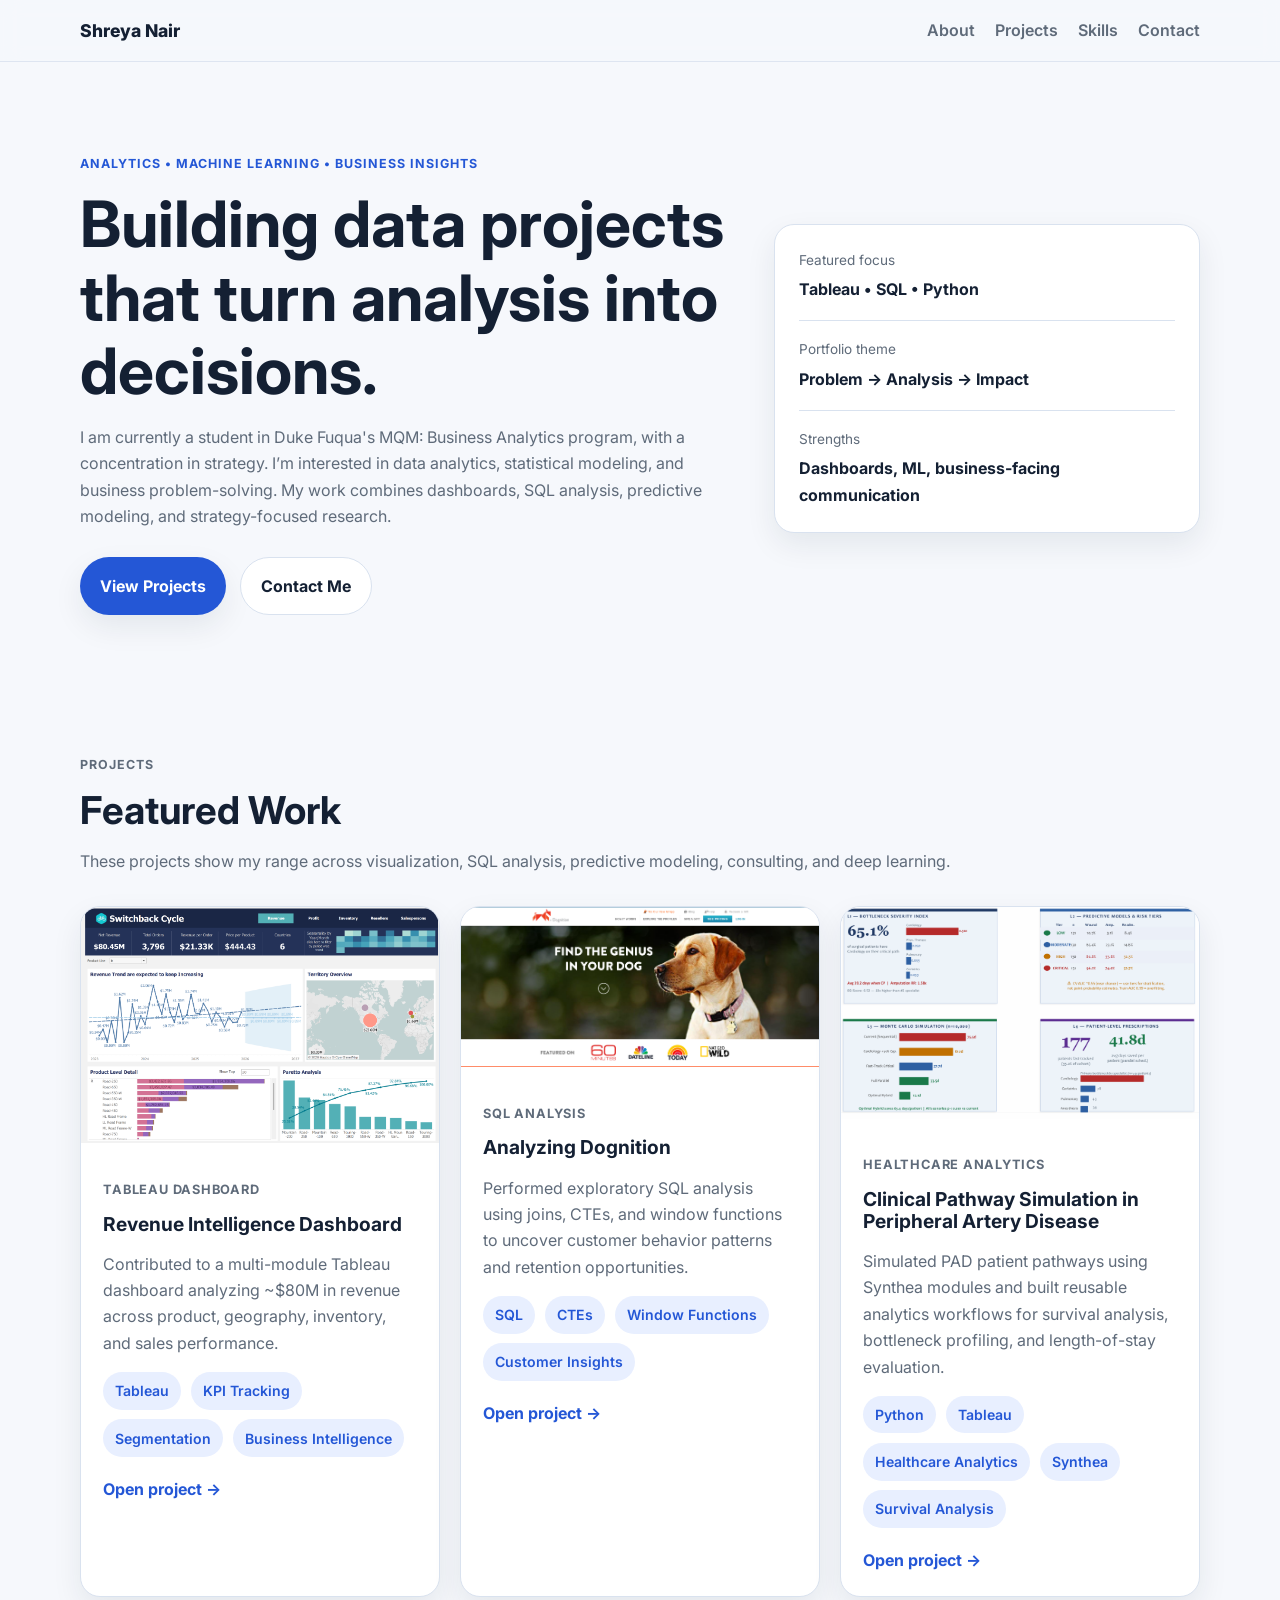
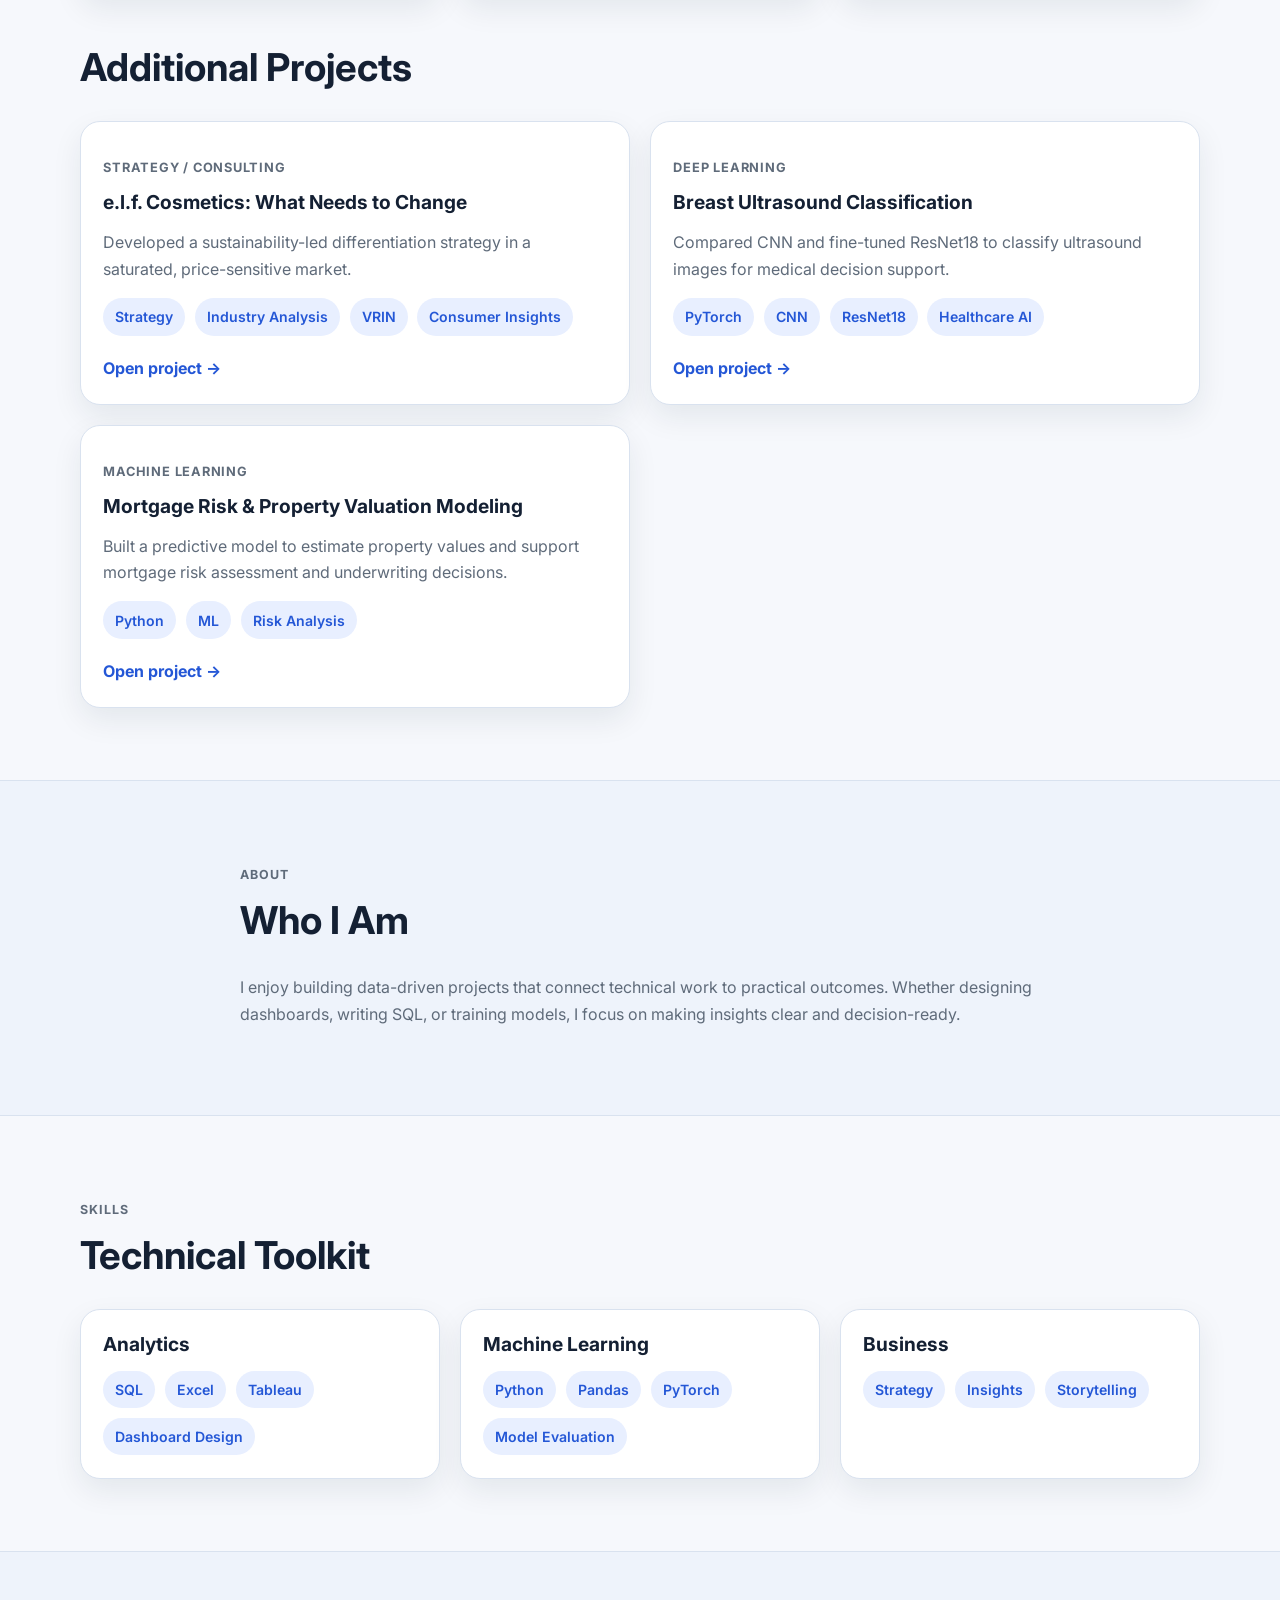
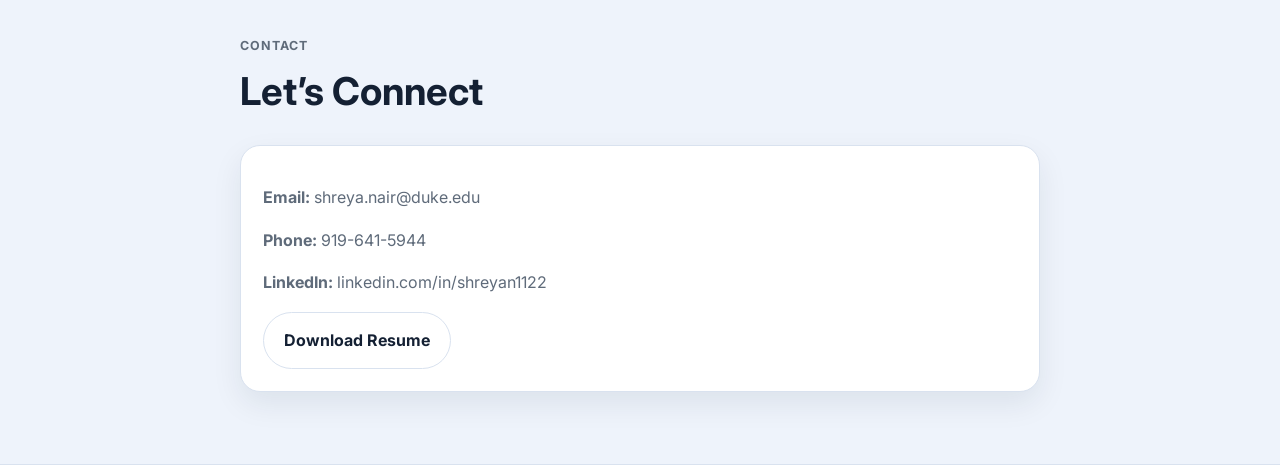
<file: index.html>
<!DOCTYPE html>
<html lang="en">
<head>
  <meta charset="UTF-8" />
  <meta name="viewport" content="width=device-width, initial-scale=1.0" />
  <title>Shreya Nair | Portfolio</title>

  <link rel="preconnect" href="https://fonts.googleapis.com">
  <link rel="preconnect" href="https://fonts.gstatic.com" crossorigin>
  <link href="https://fonts.googleapis.com/css2?family=Inter:wght@400;500;600;700;800&display=swap" rel="stylesheet">

  <link rel="stylesheet" href="style.css" />
</head>

<body>

<header class="site-header">
  <div class="container nav-wrap">
    <a href="index.html" class="brand">Shreya Nair</a>
    <nav class="nav-links">
      <a href="#about">About</a>
      <a href="#projects">Projects</a>
      <a href="#skills">Skills</a>
      <a href="#contact">Contact</a>
    </nav>
  </div>
</header>

<main>

<!-- HERO -->
<section class="hero">
  <div class="container hero-grid">
    <div>
      <p class="eyebrow">Analytics • Machine Learning • Business Insights</p>
      <h1>Building data projects that turn analysis into decisions.</h1>

      <p class="hero-copy">
        I am currently a student in Duke Fuqua's MQM: Business Analytics program, with a concentration in strategy.
        I’m interested in data analytics, statistical modeling, and business problem-solving.
        My work combines dashboards, SQL analysis, predictive modeling, and strategy-focused research.
      </p>

      <div class="hero-actions">
        <a class="button primary" href="#projects">View Projects</a>
        <a class="button secondary" href="#contact">Contact Me</a>
      </div>
    </div>

    <div class="hero-card">
      <div class="stat">
        <span class="stat-label">Featured focus</span>
        <span class="stat-value">Tableau • SQL • Python</span>
      </div>
      <div class="stat">
        <span class="stat-label">Portfolio theme</span>
        <span class="stat-value">Problem → Analysis → Impact</span>
      </div>
      <div class="stat">
        <span class="stat-label">Strengths</span>
        <span class="stat-value">Dashboards, ML, business-facing communication</span>
      </div>
    </div>
  </div>
</section>

<!-- PROJECTS -->
<section id="projects" class="section">
  <div class="container">

    <div class="section-heading">
      <p class="eyebrow">Projects</p>
      <h2>Featured Work</h2>
      <p>These projects show my range across visualization, SQL analysis, predictive modeling, consulting, and deep learning.</p>
    </div>

    <div class="project-grid">

      <!-- Tableau -->
      <article class="project-card featured">
        <img src="images/revenue-dashboard.png" alt="Revenue Intelligence Dashboard">
        <div class="card-body">
          <p class="project-type">Tableau Dashboard</p>
          <h3>Revenue Intelligence Dashboard</h3>
          <p>
            Contributed to a multi-module Tableau dashboard analyzing ~$80M in revenue across product, geography, inventory, and sales performance.
          </p>
          <div class="tags">
            <span>Tableau</span><span>KPI Tracking</span><span>Segmentation</span><span>Business Intelligence</span>
          </div>
          <a class="text-link" href="projects/revenue-intelligence.html">Open project →</a>
        </div>
      </article>

      <!-- Dognition -->
      <article class="project-card featured">
        <img src="images/dognition.png" alt="Dognition SQL Analysis">
        <div class="card-body">
          <p class="project-type">SQL Analysis</p>
          <h3>Analyzing Dognition</h3>
          <p>
            Performed exploratory SQL analysis using joins, CTEs, and window functions to uncover customer behavior patterns and retention opportunities.
          </p>
          <div class="tags">
            <span>SQL</span><span>CTEs</span><span>Window Functions</span><span>Customer Insights</span>
          </div>
          <a class="text-link" href="projects/dognition-sql.html">Open project →</a>
        </div>
      </article>

      <!-- CAPSTONE  -->
      <article class="project-card featured">
        <img src="images/capstone2.png" alt="Clinical Pathway Simulation">
        <div class="card-body">
          <p class="project-type">Healthcare Analytics</p>
          <h3>Clinical Pathway Simulation in Peripheral Artery Disease</h3>
          <p>
            Simulated PAD patient pathways using Synthea modules and built reusable analytics workflows for survival analysis, bottleneck profiling, and length-of-stay evaluation.
          </p>
          <div class="tags">
            <span>Python</span><span>Tableau</span><span>Healthcare Analytics</span><span>Synthea</span><span>Survival Analysis</span>
          </div>
          <a class="text-link" href="projects/capstone.html">Open project →</a>
        </div>
      </article>

    </div>

    <!-- ADDITIONAL PROJECTS -->
    <div class="section-heading minor-heading">
      <h2>Additional Projects</h2>
    </div>

    <div class="project-grid secondary-grid">

      <!-- ELF -->
      <article class="project-card">
        <div class="card-body">
          <p class="project-type">Strategy / Consulting</p>
          <h3>e.l.f. Cosmetics: What Needs to Change</h3>
          <p>
            Developed a sustainability-led differentiation strategy in a saturated, price-sensitive market.
          </p>
          <div class="tags">
            <span>Strategy</span><span>Industry Analysis</span><span>VRIN</span><span>Consumer Insights</span>
          </div>
          <a class="text-link" href="projects/elf-consulting.html">Open project →</a>
        </div>
      </article>

      <!-- Breast -->
      <article class="project-card">
        <div class="card-body">
          <p class="project-type">Deep Learning</p>
          <h3>Breast Ultrasound Classification</h3>
          <p>
            Compared CNN and fine-tuned ResNet18 to classify ultrasound images for medical decision support.
          </p>
          <div class="tags">
            <span>PyTorch</span><span>CNN</span><span>ResNet18</span><span>Healthcare AI</span>
          </div>
          <a class="text-link" href="projects/breast-ultrasound.html">Open project →</a>
        </div>
      </article>

      <!-- Housing -->
      <article class="project-card">
        <div class="card-body">
          <p class="project-type">Machine Learning</p>
          <h3>Mortgage Risk & Property Valuation Modeling</h3>
          <p>
            Built a predictive model to estimate property values and support mortgage risk assessment and underwriting decisions.
          </p>
          <div class="tags">
            <span>Python</span><span>ML</span><span>Risk Analysis</span>
          </div>
          <a class="text-link" href="projects/house-price-prediction.html">Open project →</a>
        </div>
      </article>

    </div>

  </div>
</section>

<!-- ABOUT -->
<section id="about" class="section alt">
  <div class="container narrow">
    <div class="section-heading">
      <p class="eyebrow">About</p>
      <h2>Who I Am</h2>
    </div>
    <p class="body-large">
      I enjoy building data-driven projects that connect technical work to practical outcomes.
      Whether designing dashboards, writing SQL, or training models, I focus on making insights clear and decision-ready.
    </p>
  </div>
</section>

<!-- SKILLS -->
<section id="skills" class="section">
  <div class="container">
    <div class="section-heading">
      <p class="eyebrow">Skills</p>
      <h2>Technical Toolkit</h2>
    </div>

    <div class="skills-grid">
      <div class="skill-panel">
        <h3>Analytics</h3>
        <div class="tags">
          <span>SQL</span><span>Excel</span><span>Tableau</span><span>Dashboard Design</span>
        </div>
      </div>

      <div class="skill-panel">
        <h3>Machine Learning</h3>
        <div class="tags">
          <span>Python</span><span>Pandas</span><span>PyTorch</span><span>Model Evaluation</span>
        </div>
      </div>

      <div class="skill-panel">
        <h3>Business</h3>
        <div class="tags">
          <span>Strategy</span><span>Insights</span><span>Storytelling</span>
        </div>
      </div>
    </div>
  </div>
</section>

<!-- CONTACT -->
<section id="contact" class="section alt">
  <div class="container narrow">
    <div class="section-heading">
      <p class="eyebrow">Contact</p>
      <h2>Let’s Connect</h2>
    </div>

    <div class="contact-card">
      <p><strong>Email:</strong> shreya.nair@duke.edu</p>
      <p><strong>Phone:</strong> 919-641-5944</p>
      <p><strong>LinkedIn:</strong> linkedin.com/in/shreyan1122</p>
      <a class="button secondary" href="resume.pdf" target="_blank">Download Resume</a>
    </div>
  </div>
</section>

</main>
</body>
</html>
</file>
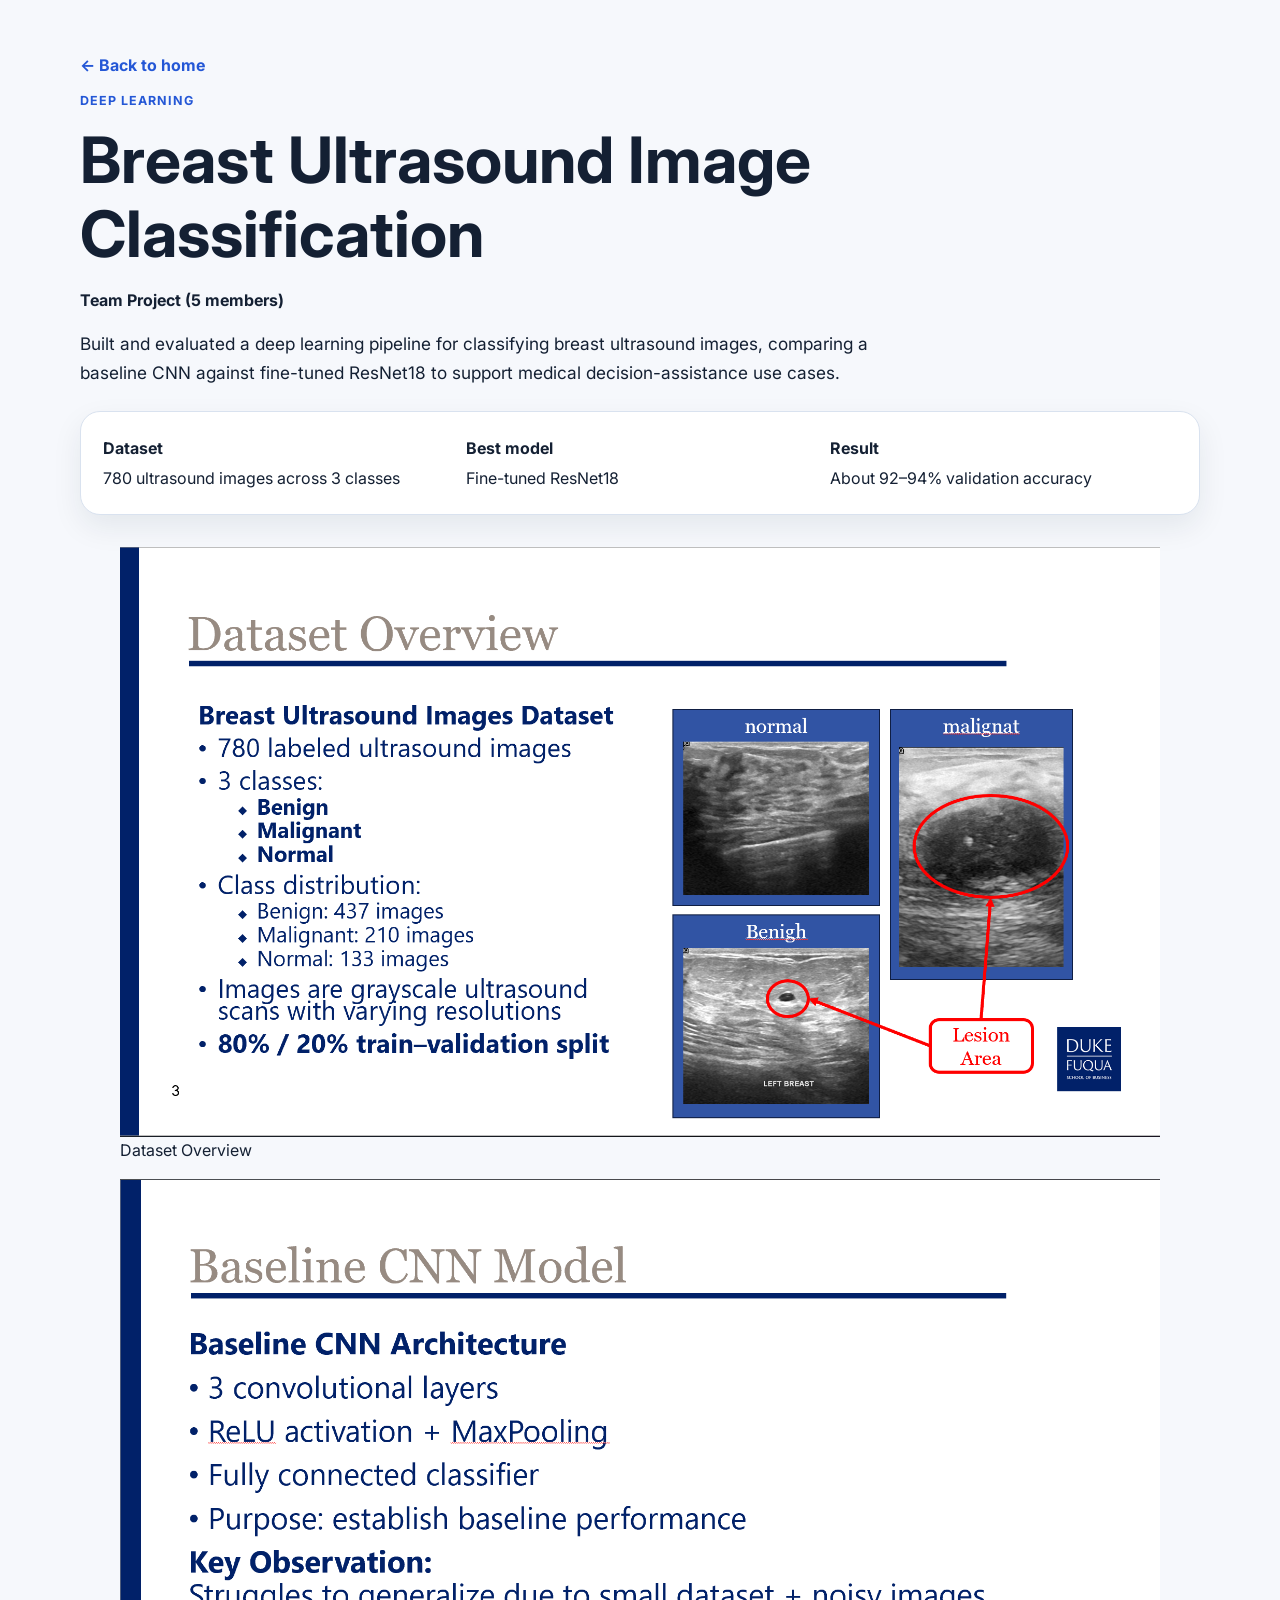
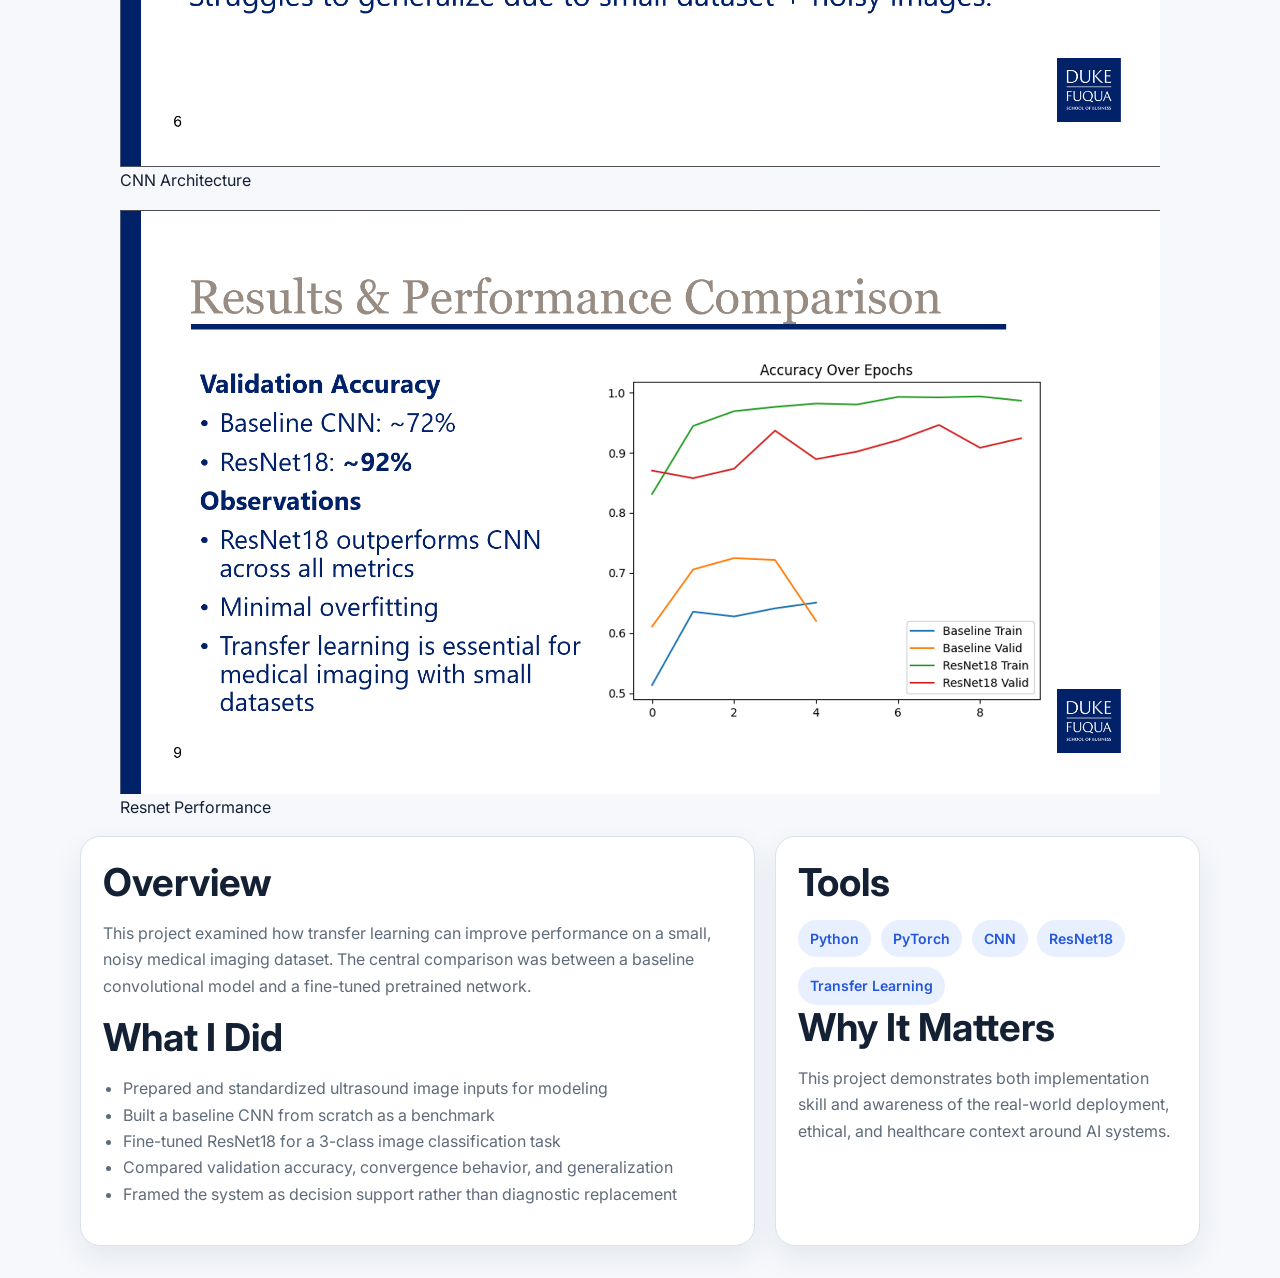
<file: breast-ultrasound.html>
<!DOCTYPE html>
<html lang="en">
<head>
  <meta charset="UTF-8" />
  <meta name="viewport" content="width=device-width, initial-scale=1.0" />
  <title>Breast Ultrasound Classification | Shreya Nair</title>
  <link rel="preconnect" href="https://fonts.googleapis.com">
  <link rel="preconnect" href="https://fonts.gstatic.com" crossorigin>
  <link href="https://fonts.googleapis.com/css2?family=Inter:wght@400;500;600;700;800&display=swap" rel="stylesheet">
  <link rel="stylesheet" href="../style.css" />
</head>
<body>
  <main class="project-hero">
    <div class="container">
      <a class="back-link" href="../index.html">← Back to home</a>
      <p class="eyebrow">Deep Learning</p>
      <h1>Breast Ultrasound Image Classification</h1>
	<p><strong>Team Project (5 members)</strong></p>
      <p class="lead">Built and evaluated a deep learning pipeline for classifying breast ultrasound images, comparing a baseline CNN against fine-tuned ResNet18 to support medical decision-assistance use cases.</p>

      <section class="metric-strip">
        <div class="metric"><strong>Dataset</strong><span>780 ultrasound images across 3 classes</span></div>
        <div class="metric"><strong>Best model</strong><span>Fine-tuned ResNet18</span></div>
        <div class="metric"><strong>Result</strong><span>About 92–94% validation accuracy</span></div>
      </section>
<figure class="gallery-card">
      <img src="../images/breast-ultrasound.png" alt="Dataset Overview">
      <figcaption>Dataset Overview</figcaption>
    </figure>
 <figure class="gallery-card">
      <img src="../images/breast-ultrasound2.png" alt="CNN Architecture">
      <figcaption>CNN Architecture</figcaption>
    </figure>
 <figure class="gallery-card">
      <img src="../images/breast-ultrasound3.png" alt="Resnet Performance">
      <figcaption>Resnet Performance</figcaption>
    </figure>
      <section class="content-grid">
        <article class="content-card content">
          <h2>Overview</h2>
          <p>This project examined how transfer learning can improve performance on a small, noisy medical imaging dataset. The central comparison was between a baseline convolutional model and a fine-tuned pretrained network.</p>
          <h2>What I Did</h2>
          <ul>
            <li>Prepared and standardized ultrasound image inputs for modeling</li>
            <li>Built a baseline CNN from scratch as a benchmark</li>
            <li>Fine-tuned ResNet18 for a 3-class image classification task</li>
            <li>Compared validation accuracy, convergence behavior, and generalization</li>
            <li>Framed the system as decision support rather than diagnostic replacement</li>
          </ul>
        </article>
        <aside class="content-card content">
          <h2>Tools</h2>
          <div class="tags"><span>Python</span><span>PyTorch</span><span>CNN</span><span>ResNet18</span><span>Transfer Learning</span></div>
          <h2>Why It Matters</h2>
          <p>This project demonstrates both implementation skill and awareness of the real-world deployment, ethical, and healthcare context around AI systems.</p>
        </aside>
      </section>
    </div>
  </main>
</body>
</html>
</file>
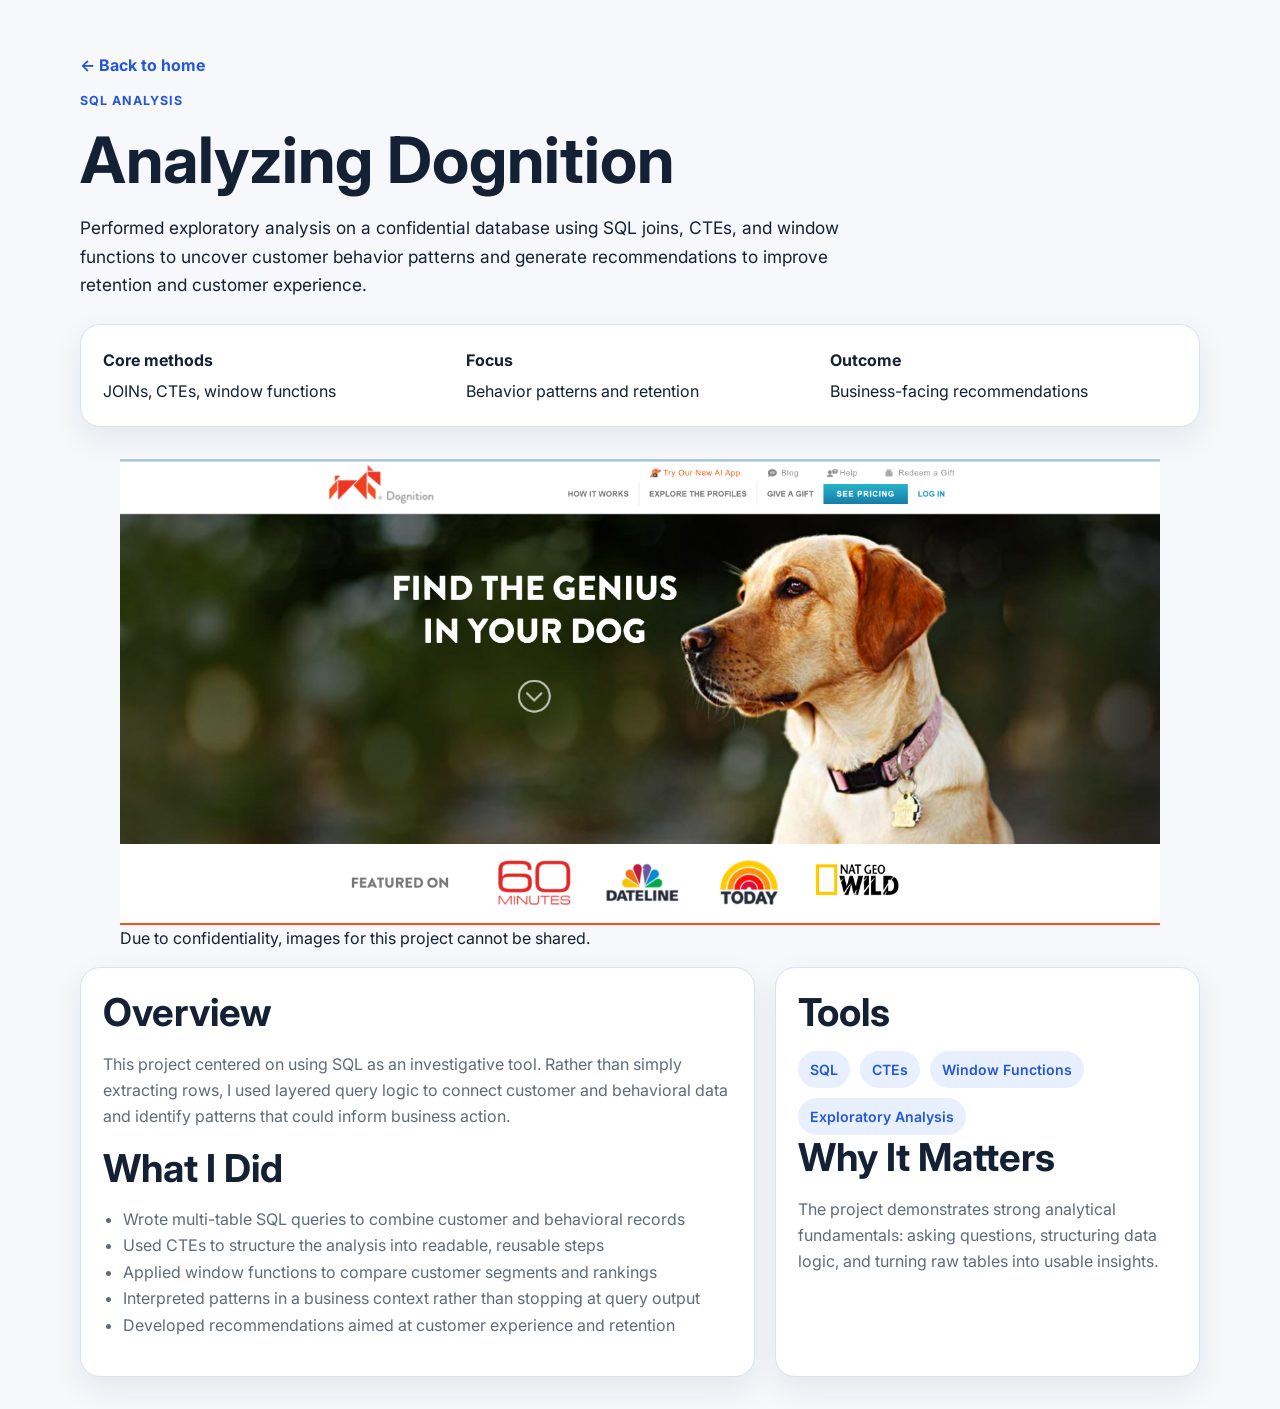
<file: dognition-sql.html>
<!DOCTYPE html>
<html lang="en">
<head>
  <meta charset="UTF-8" />
  <meta name="viewport" content="width=device-width, initial-scale=1.0" />
  <title>Analyzing Dognition | Yanqing Xu</title>
  <link rel="preconnect" href="https://fonts.googleapis.com">
  <link rel="preconnect" href="https://fonts.gstatic.com" crossorigin>
  <link href="https://fonts.googleapis.com/css2?family=Inter:wght@400;500;600;700;800&display=swap" rel="stylesheet">
  <link rel="stylesheet" href="../style.css" />
</head>
<body>
  <main class="project-hero">
    <div class="container">
      <a class="back-link" href="../index.html">← Back to home</a>
      <p class="eyebrow">SQL Analysis</p>
      <h1>Analyzing Dognition</h1>
      <p class="lead">Performed exploratory analysis on a confidential database using SQL joins, CTEs, and window functions to uncover customer behavior patterns and generate recommendations to improve retention and customer experience.</p>

      <section class="metric-strip">
        <div class="metric"><strong>Core methods</strong><span>JOINs, CTEs, window functions</span></div>
        <div class="metric"><strong>Focus</strong><span>Behavior patterns and retention</span></div>
        <div class="metric"><strong>Outcome</strong><span>Business-facing recommendations</span></div>
      </section>
<figure class="gallery-card">
      <img src="../images/dognition.png" alt="Dognition">
      <figcaption>Due to confidentiality, images for this project cannot be shared.</figcaption>
    </figure>


      <section class="content-grid">
        <article class="content-card content">
          <h2>Overview</h2>
          <p>This project centered on using SQL as an investigative tool. Rather than simply extracting rows, I used layered query logic to connect customer and behavioral data and identify patterns that could inform business action.</p>
          <h2>What I Did</h2>
          <ul>
            <li>Wrote multi-table SQL queries to combine customer and behavioral records</li>
            <li>Used CTEs to structure the analysis into readable, reusable steps</li>
            <li>Applied window functions to compare customer segments and rankings</li>
            <li>Interpreted patterns in a business context rather than stopping at query output</li>
            <li>Developed recommendations aimed at customer experience and retention</li>
          </ul>
        </article>
        <aside class="content-card content">
          <h2>Tools</h2>
          <div class="tags"><span>SQL</span><span>CTEs</span><span>Window Functions</span><span>Exploratory Analysis</span></div>
          <h2>Why It Matters</h2>
          <p>The project demonstrates strong analytical fundamentals: asking questions, structuring data logic, and turning raw tables into usable insights.</p>
        </aside>
      </section>
    </div>
  </main>
</body>
</html>
</file>
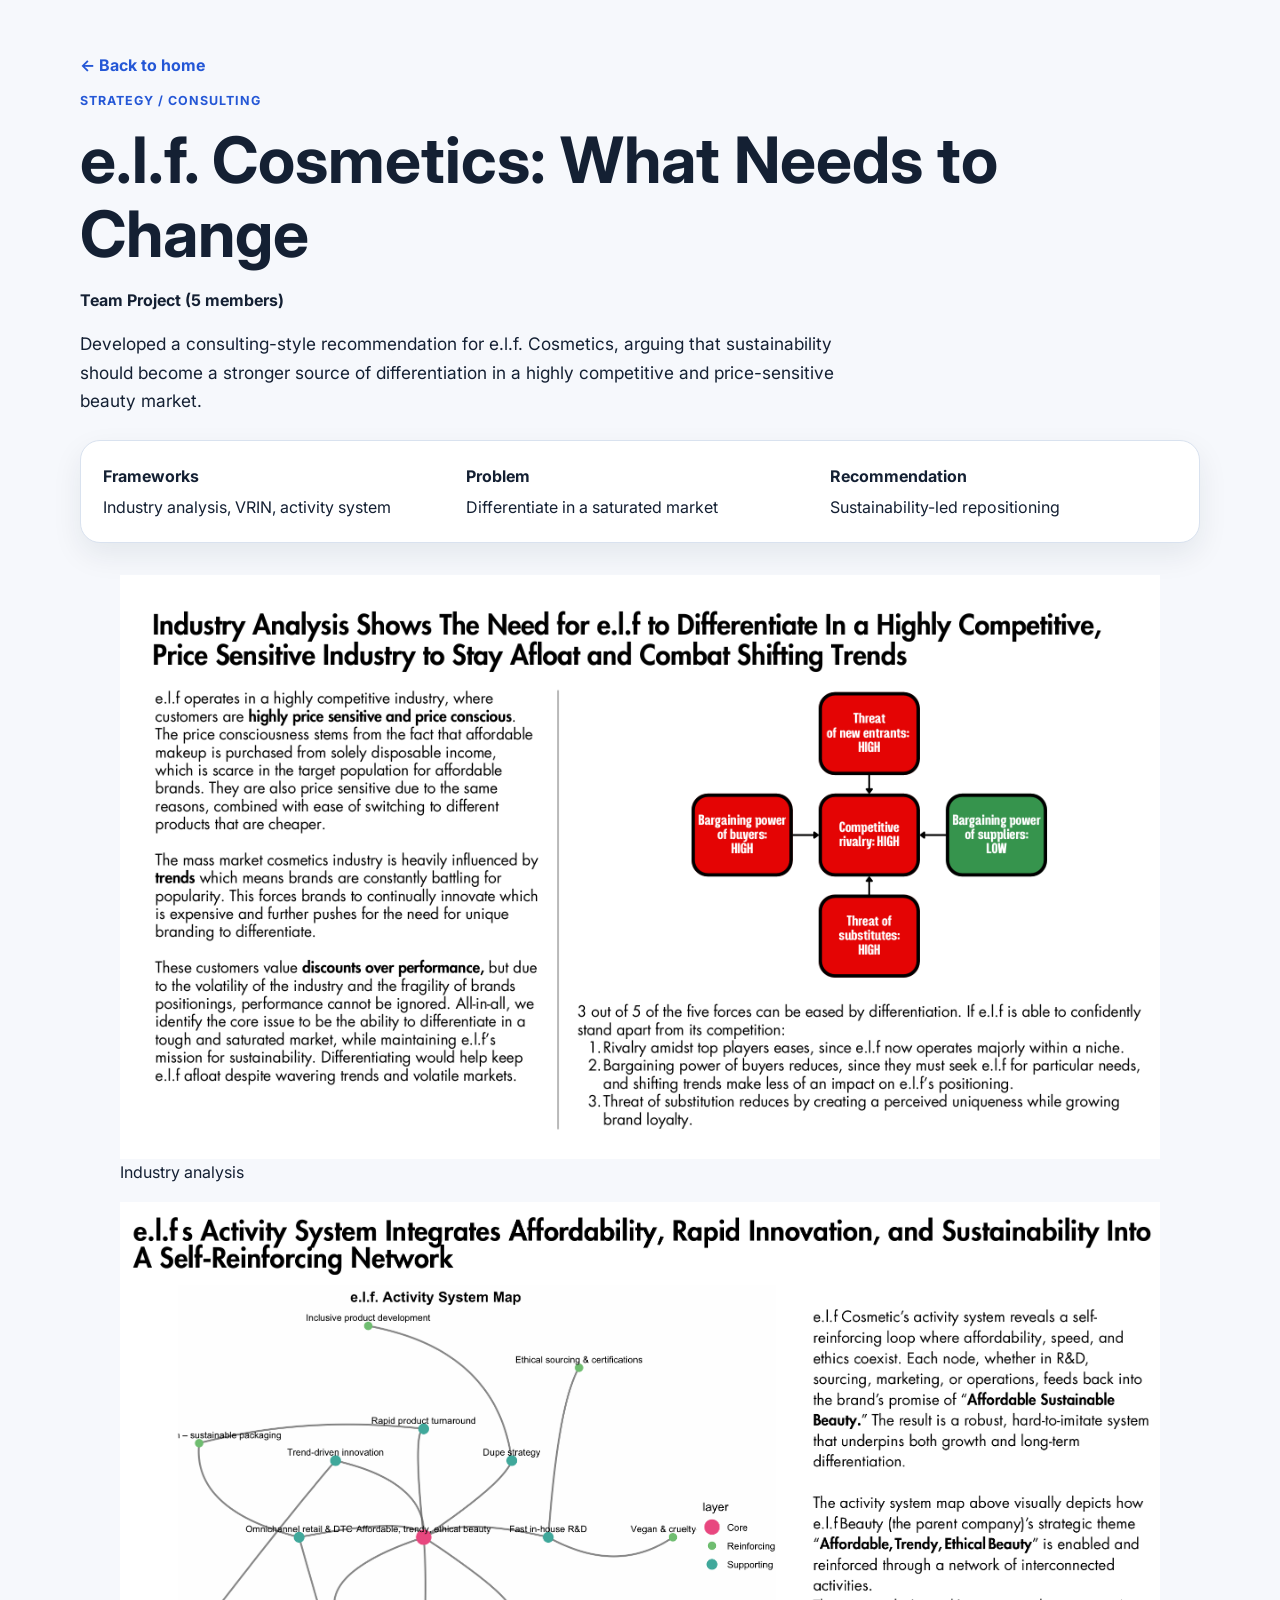
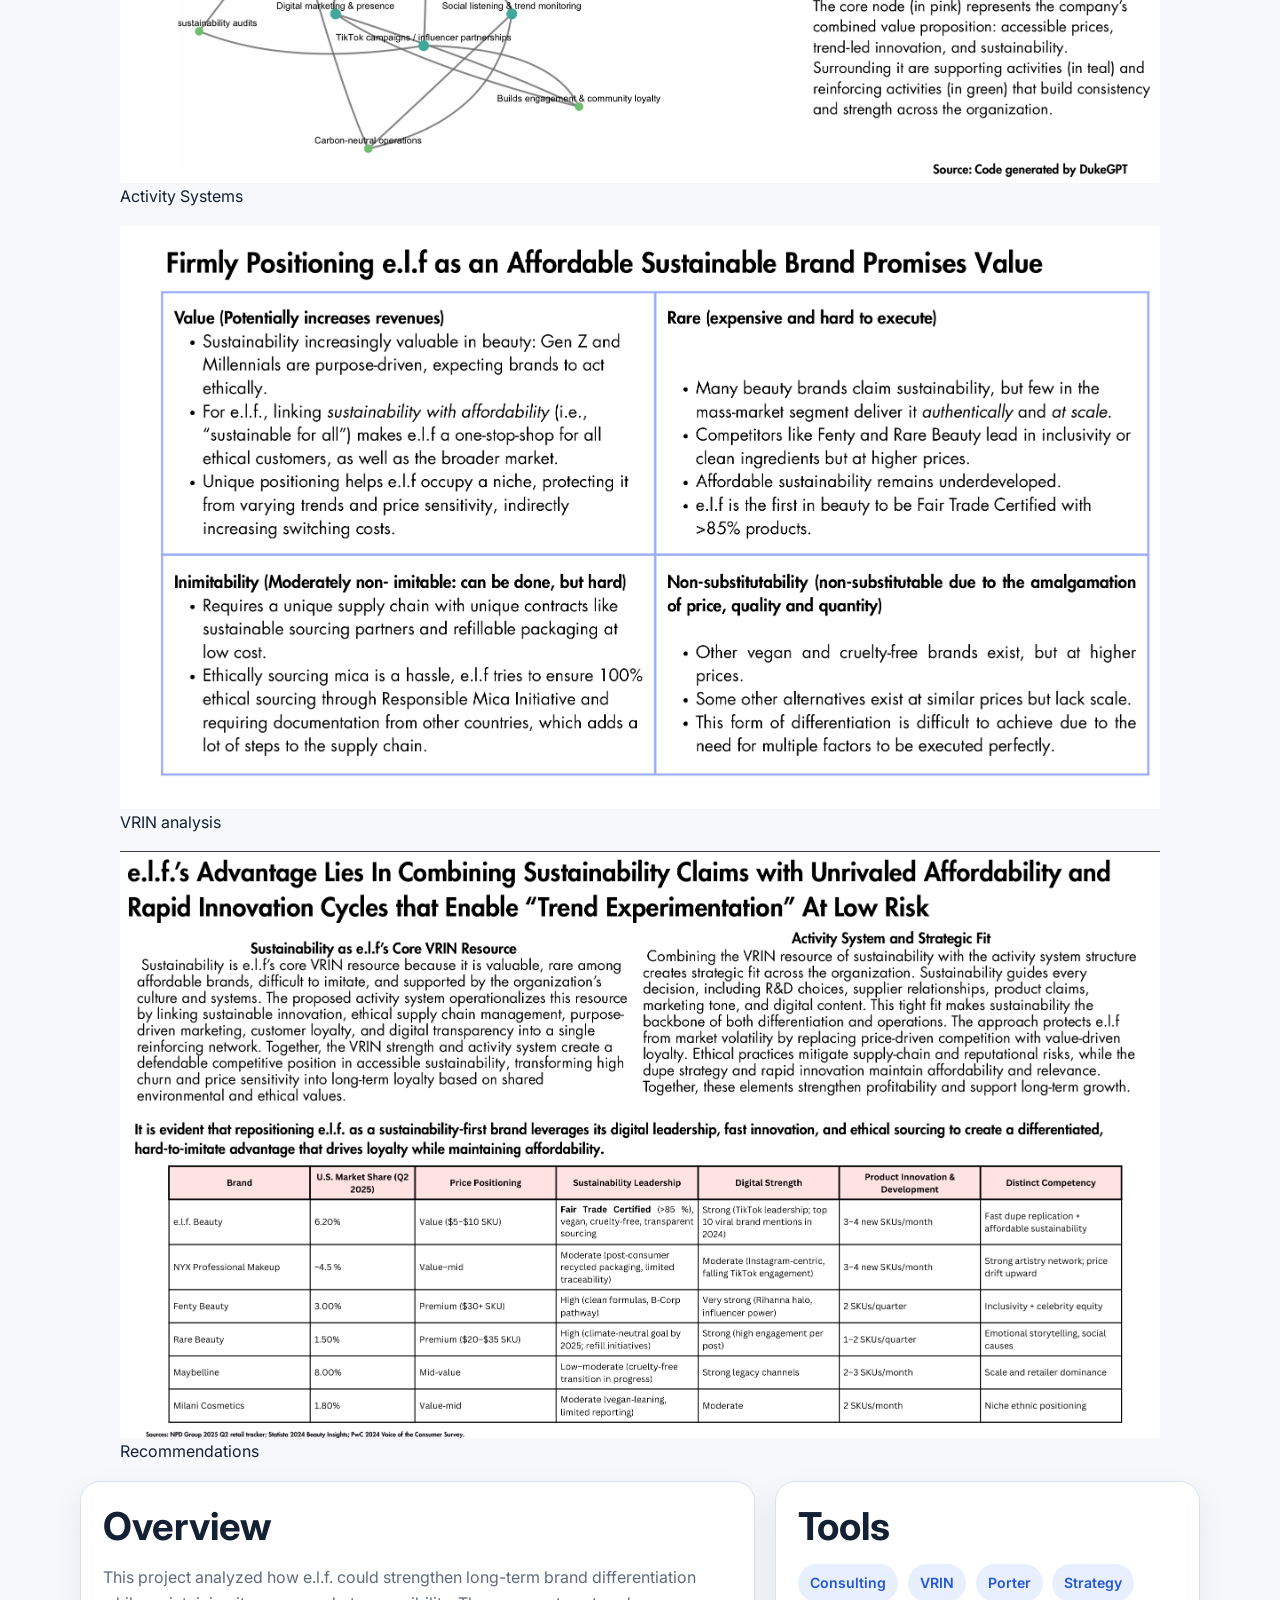
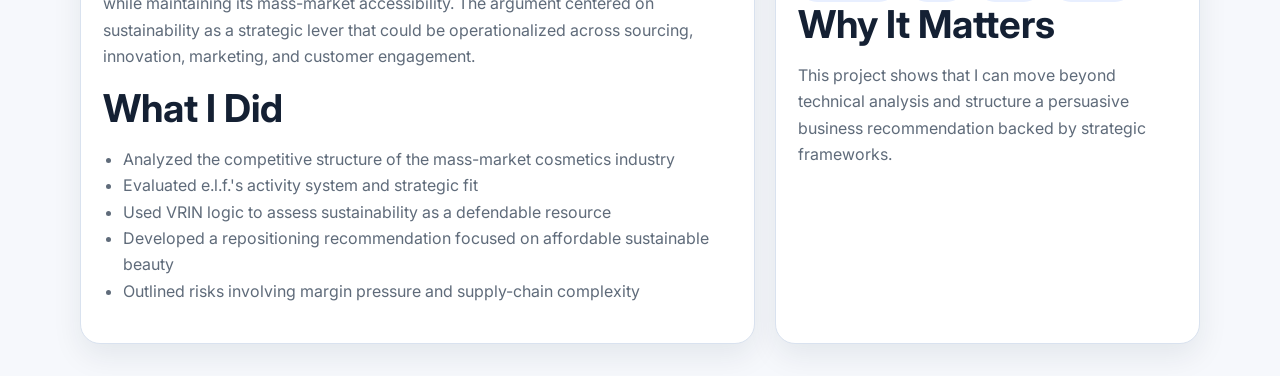
<file: elf-consulting.html>
<!DOCTYPE html>
<html lang="en">
<head>
  <meta charset="UTF-8" />
  <meta name="viewport" content="width=device-width, initial-scale=1.0" />
  <title>e.l.f. Cosmetics Strategy | Shreya Nair</title>
  <link rel="preconnect" href="https://fonts.googleapis.com">
  <link rel="preconnect" href="https://fonts.gstatic.com" crossorigin>
  <link href="https://fonts.googleapis.com/css2?family=Inter:wght@400;500;600;700;800&display=swap" rel="stylesheet">
  <link rel="stylesheet" href="../style.css" />
</head>
<body>
  <main class="project-hero">
    <div class="container">
      <a class="back-link" href="../index.html">← Back to home</a>
      <p class="eyebrow">Strategy / Consulting</p>
      <h1>e.l.f. Cosmetics: What Needs to Change</h1>
	<p><strong>Team Project (5 members)</strong></p>
      <p class="lead">Developed a consulting-style recommendation for e.l.f. Cosmetics, arguing that sustainability should become a stronger source of differentiation in a highly competitive and price-sensitive beauty market.</p>

      <section class="metric-strip">
        <div class="metric"><strong>Frameworks</strong><span>Industry analysis, VRIN, activity system</span></div>
        <div class="metric"><strong>Problem</strong><span>Differentiate in a saturated market</span></div>
        <div class="metric"><strong>Recommendation</strong><span>Sustainability-led repositioning</span></div>
      </section>
<figure class="gallery-card">
      <img src="../images/elf-project.png" alt="Industry Analysis">
      <figcaption>Industry analysis</figcaption>
    </figure>
 <figure class="gallery-card">
      <img src="../images/elf-project2.png" alt="Activity Systems">
      <figcaption>Activity Systems</figcaption>
    </figure>
<figure class="gallery-card">
      <img src="../images/elf-project3.png" alt="VRIN Analysis">
      <figcaption>VRIN analysis</figcaption>
    </figure>
 <figure class="gallery-card">
      <img src="../images/elf-project4.png" alt="Recommendations">
      <figcaption>Recommendations</figcaption>
    </figure>


      <section class="content-grid">
        <article class="content-card content">
          <h2>Overview</h2>
          <p>This project analyzed how e.l.f. could strengthen long-term brand differentiation while maintaining its mass-market accessibility. The argument centered on sustainability as a strategic lever that could be operationalized across sourcing, innovation, marketing, and customer engagement.</p>
          <h2>What I Did</h2>
          <ul>
            <li>Analyzed the competitive structure of the mass-market cosmetics industry</li>
            <li>Evaluated e.l.f.'s activity system and strategic fit</li>
            <li>Used VRIN logic to assess sustainability as a defendable resource</li>
            <li>Developed a repositioning recommendation focused on affordable sustainable beauty</li>
            <li>Outlined risks involving margin pressure and supply-chain complexity</li>
          </ul>
        </article>
        <aside class="content-card content">
          <h2>Tools</h2>
          <div class="tags"><span>Consulting</span><span>VRIN</span><span>Porter</span><span>Strategy</span></div>
          <h2>Why It Matters</h2>
          <p>This project shows that I can move beyond technical analysis and structure a persuasive business recommendation backed by strategic frameworks.</p>
        </aside>
      </section>
    </div>
  </main>
</body>
</html>
</file>
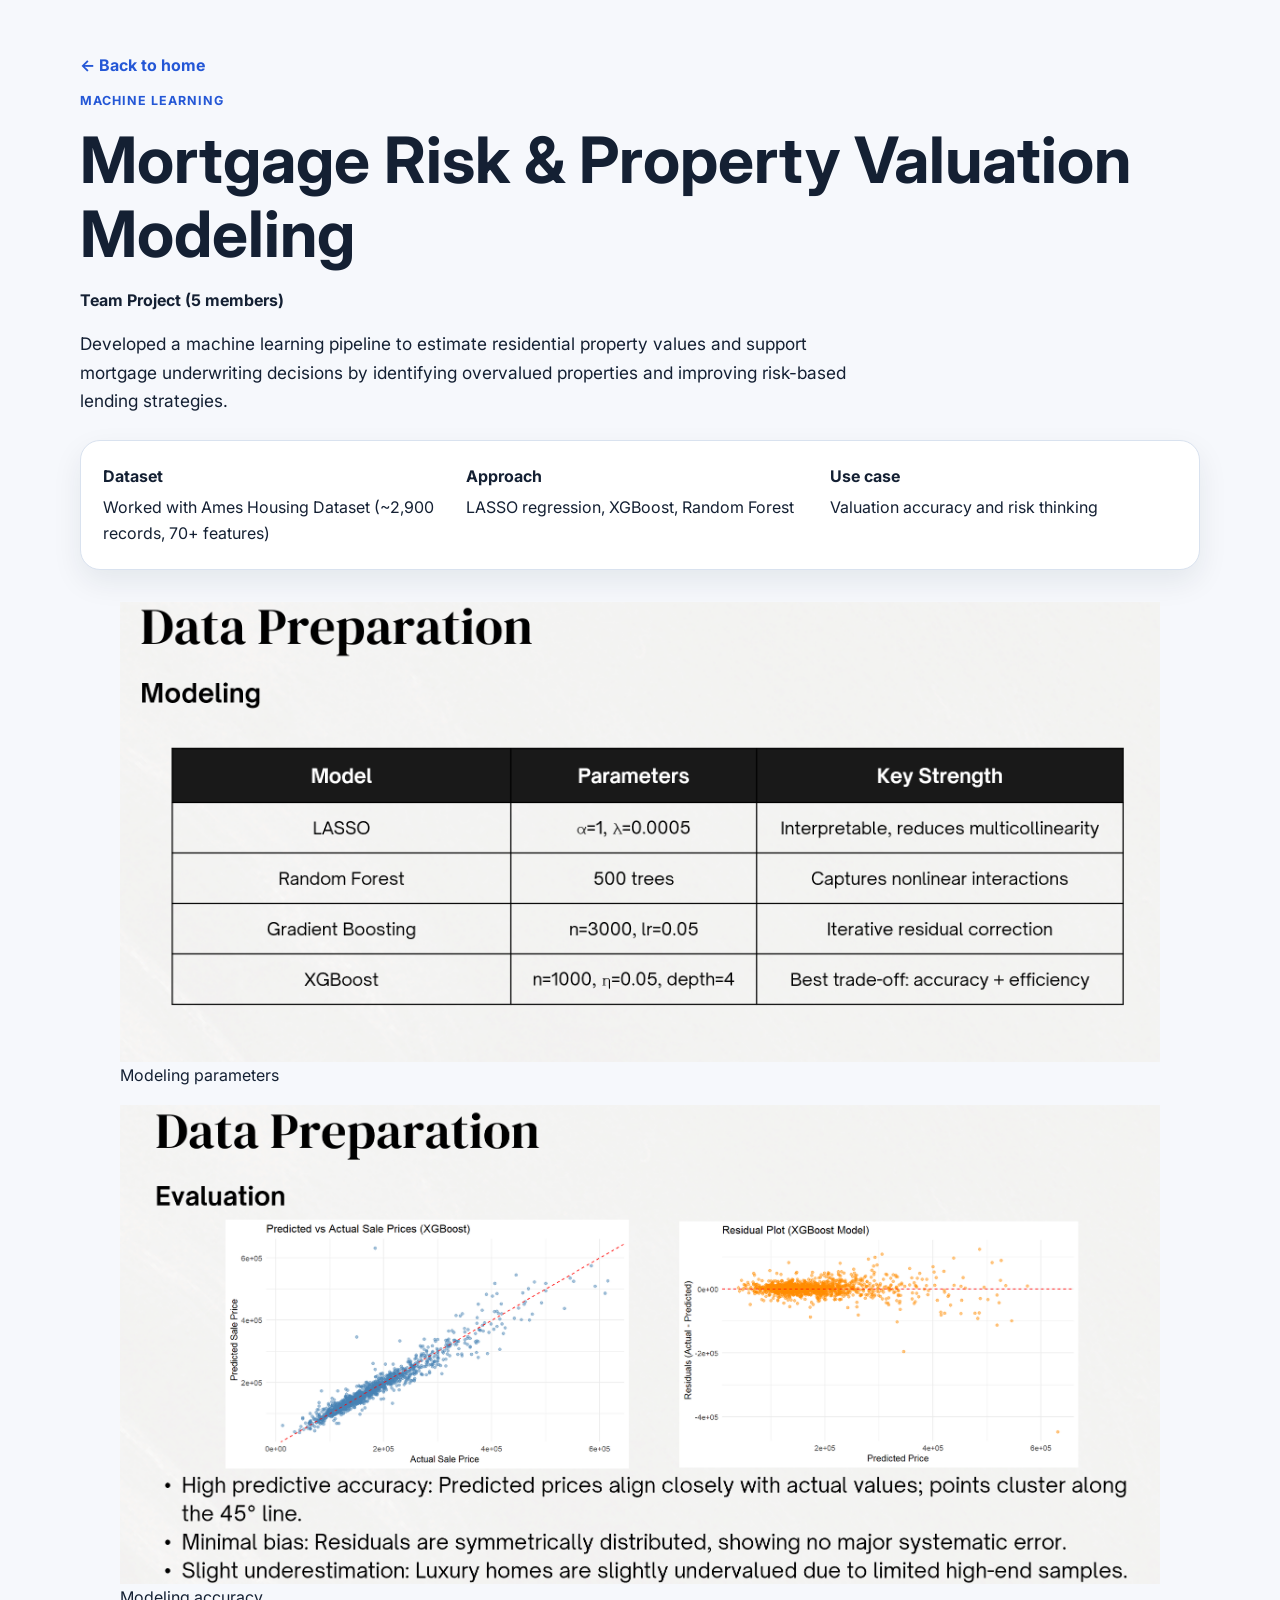
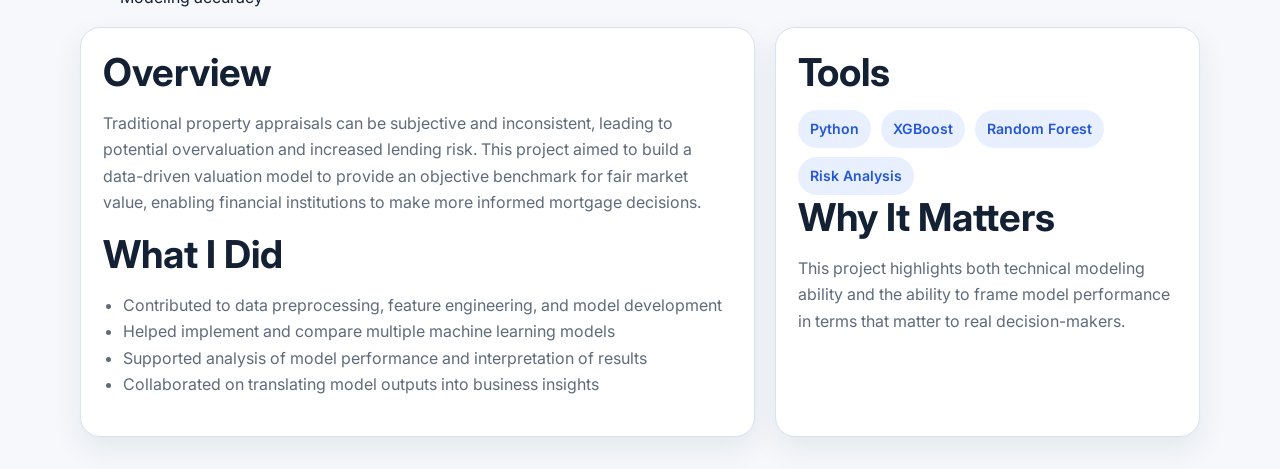
<file: house-price-prediction.html>
<!DOCTYPE html>
<html lang="en">
<head>
  <meta charset="UTF-8" />
  <meta name="viewport" content="width=device-width, initial-scale=1.0" />
  <title>Mortgage Risk & Property Valuation Modeling | Shreya Nair</title>
  <link rel="preconnect" href="https://fonts.googleapis.com">
  <link rel="preconnect" href="https://fonts.gstatic.com" crossorigin>
  <link href="https://fonts.googleapis.com/css2?family=Inter:wght@400;500;600;700;800&display=swap" rel="stylesheet">
  <link rel="stylesheet" href="../style.css" />
</head>
<body>
  <main class="project-hero">
    <div class="container">
      <a class="back-link" href="../index.html">← Back to home</a>
      <p class="eyebrow">Machine Learning</p>
      <h1>Mortgage Risk & Property Valuation Modeling</h1>
	<p><strong>Team Project (5 members)</strong></p>
      <p class="lead">Developed a machine learning pipeline to estimate residential property values and
        support mortgage underwriting decisions by identifying overvalued properties and
        improving risk-based lending strategies.</p>

      <section class="metric-strip">
        <div class="metric"><strong>Dataset</strong><span>Worked with Ames Housing Dataset (~2,900 records, 70+ features)</span></div>
        <div class="metric"><strong>Approach</strong><span>LASSO regression, XGBoost, Random Forest</span></div>
        <div class="metric"><strong>Use case</strong><span>Valuation accuracy and risk thinking</span></div>
      </section>
<figure class="gallery-card">
      <img src="../images/house-prices.png" alt="Data preparation">
      <figcaption>Modeling parameters</figcaption>
    </figure>
 <figure class="gallery-card">
      <img src="../images/house-prices2.png" alt="Model evaluation">
      <figcaption>Modeling accuracy</figcaption>
    </figure>

      <section class="content-grid">
        <article class="content-card content">
          <h2>Overview</h2>
          <p>Traditional property appraisals can be subjective and inconsistent, leading to potential
        overvaluation and increased lending risk. This project aimed to build a data-driven
        valuation model to provide an objective benchmark for fair market value, enabling
        financial institutions to make more informed mortgage decisions.</p>
          <h2>What I Did</h2>
      <ul>
        <li>Contributed to data preprocessing, feature engineering, and model development</li>
        <li>Helped implement and compare multiple machine learning models</li>
        <li>Supported analysis of model performance and interpretation of results</li>
        <li>Collaborated on translating model outputs into business insights</li>
      </ul>
        </article>
        <aside class="content-card content">
          <h2>Tools</h2>
          <div class="tags"><span>Python</span><span>XGBoost</span><span>Random Forest</span><span>Risk Analysis</span></div>
          <h2>Why It Matters</h2>
          <p>This project highlights both technical modeling ability and the ability to frame model performance in terms that matter to real decision-makers.</p>
        </aside>
      </section>
    </div>
  </main>
</body>
</html>
</file>
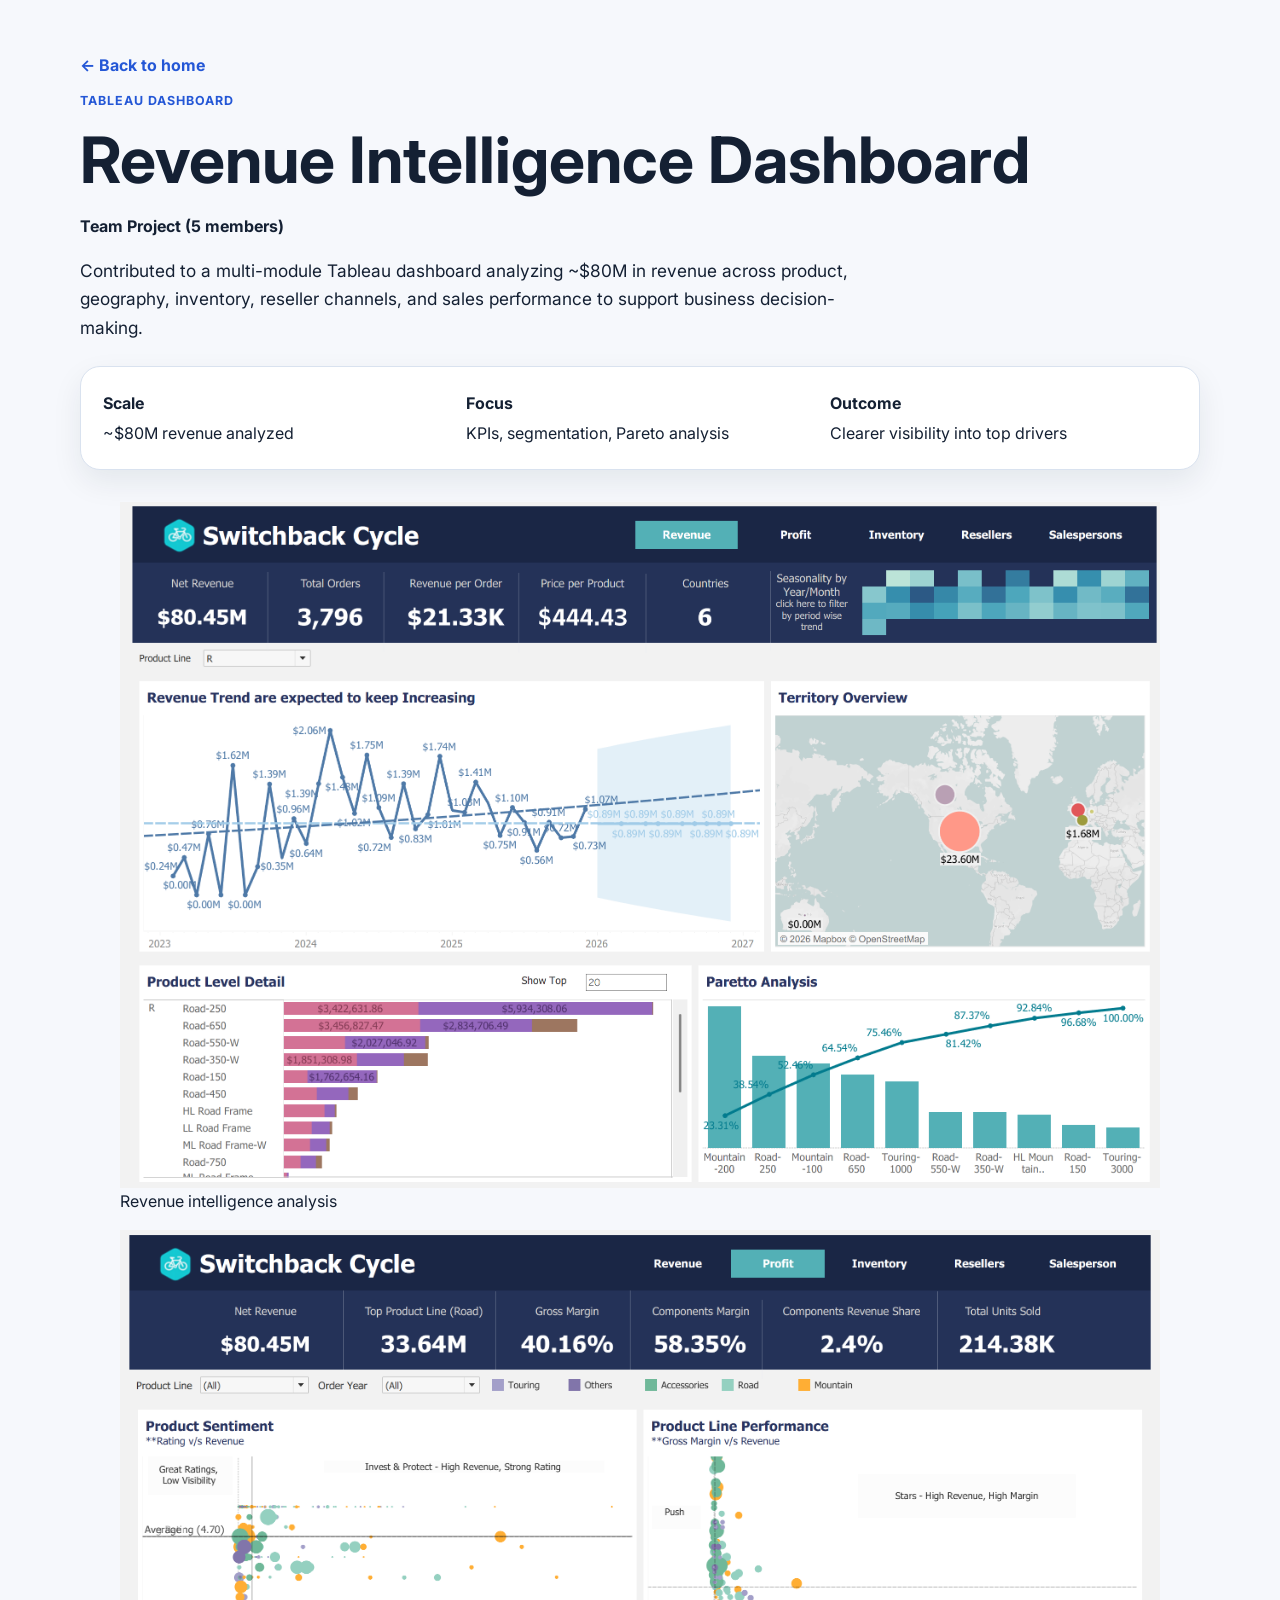
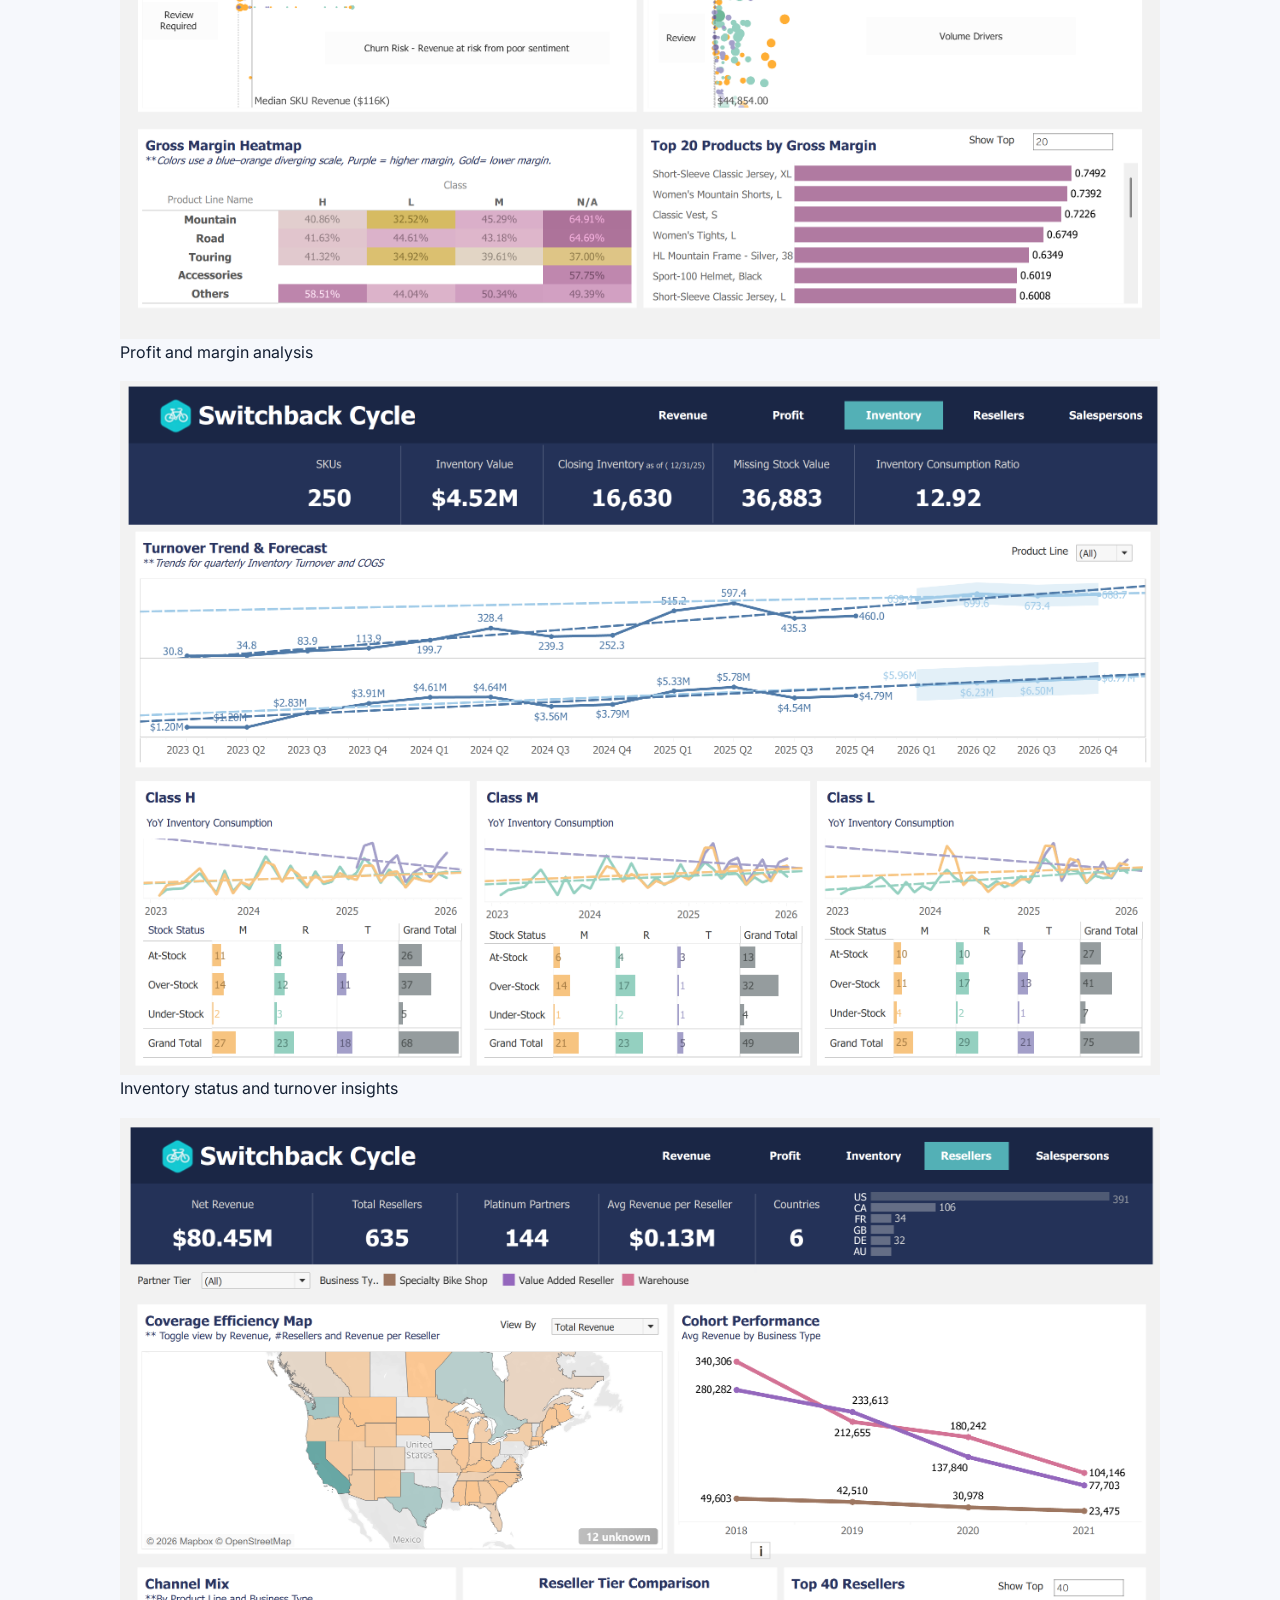
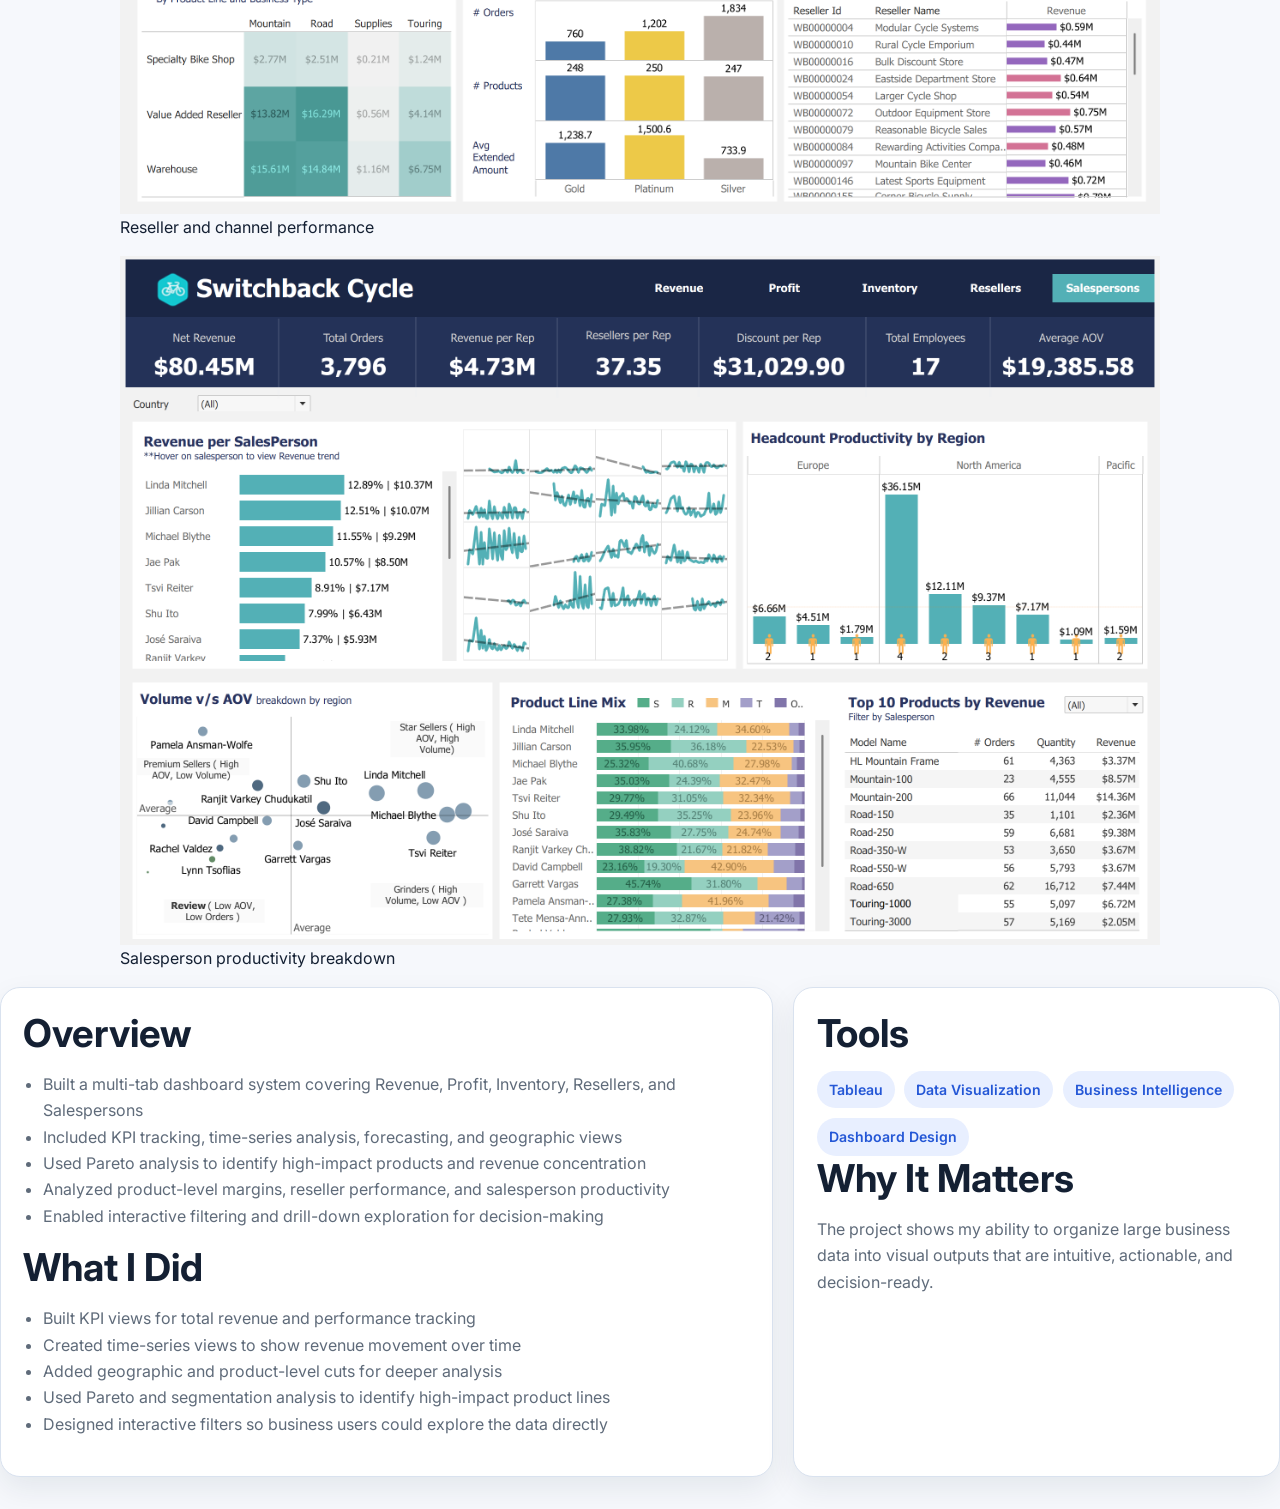
<file: revenue-intelligence.html>
<!DOCTYPE html>
<html lang="en">
<head>
  <meta charset="UTF-8" />
  <meta name="viewport" content="width=device-width, initial-scale=1.0" />
  <title>Revenue Intelligence Dashboard | Shreya Nair</title>
  <link rel="preconnect" href="https://fonts.googleapis.com">
  <link rel="preconnect" href="https://fonts.gstatic.com" crossorigin>
  <link href="https://fonts.googleapis.com/css2?family=Inter:wght@400;500;600;700;800&display=swap" rel="stylesheet">
  <link rel="stylesheet" href="../style.css" />
</head>
<body>
  <main class="project-hero">
    <div class="container">
      <a class="back-link" href="../index.html">← Back to home</a>
      <p class="eyebrow">Tableau Dashboard</p>
      <h1>Revenue Intelligence Dashboard</h1>
	<p><strong>Team Project (5 members)</strong></p>
      <p class="lead">Contributed to a multi-module Tableau dashboard analyzing
      ~$80M in revenue across product, geography, inventory, reseller channels, and sales
      performance to support business decision-making.</p>

      <section class="metric-strip">
        <div class="metric"><strong>Scale</strong><span>~$80M revenue analyzed</span></div>
        <div class="metric"><strong>Focus</strong><span>KPIs, segmentation, Pareto analysis</span></div>
        <div class="metric"><strong>Outcome</strong><span>Clearer visibility into top drivers</span></div>
      </section>
 <figure class="gallery-card">
      <img src="../images/revenue-dashboard.png" alt="Revenue dashboard">
      <figcaption>Revenue intelligence analysis</figcaption>
    </figure>
 <figure class="gallery-card">
      <img src="../images/profit-dashboard.png" alt="Profit dashboard">
      <figcaption>Profit and margin analysis</figcaption>
    </figure>

    <figure class="gallery-card">
      <img src="../images/inventory-dashboard.png" alt="Inventory dashboard">
      <figcaption>Inventory status and turnover insights</figcaption>
    </figure>

    <figure class="gallery-card">
      <img src="../images/resellers-dashboard.png" alt="Resellers dashboard">
      <figcaption>Reseller and channel performance</figcaption>
    </figure>

    <figure class="gallery-card">
      <img src="../images/salespersons-dashboard.png" alt="Salespersons dashboard">
      <figcaption>Salesperson productivity breakdown</figcaption>
    </figure>
  </div>
</section>

      <section class="content-grid">
        <article class="content-card content">
          <h2>Overview</h2>
    <ul>
      <li>Built a multi-tab dashboard system covering Revenue, Profit, Inventory, Resellers, and Salespersons</li>
      <li>Included KPI tracking, time-series analysis, forecasting, and geographic views</li>
      <li>Used Pareto analysis to identify high-impact products and revenue concentration</li>
      <li>Analyzed product-level margins, reseller performance, and salesperson productivity</li>
      <li>Enabled interactive filtering and drill-down exploration for decision-making</li>
    </ul>

          <h2>What I Did</h2>
          <ul>
            <li>Built KPI views for total revenue and performance tracking</li>
            <li>Created time-series views to show revenue movement over time</li>
            <li>Added geographic and product-level cuts for deeper analysis</li>
            <li>Used Pareto and segmentation analysis to identify high-impact product lines</li>
            <li>Designed interactive filters so business users could explore the data directly</li>
          </ul>
        </article>
        <aside class="content-card content">
          <h2>Tools</h2>
          <div class="tags"><span>Tableau</span><span>Data Visualization</span><span>Business Intelligence</span><span>Dashboard Design</span></div>
          <h2>Why It Matters</h2>
          <p>The project shows my ability to organize large business data into visual outputs that are intuitive, actionable, and decision-ready.</p>
        </aside>
      </section>
    </div>
  </main>
</body>
</html>
</file>
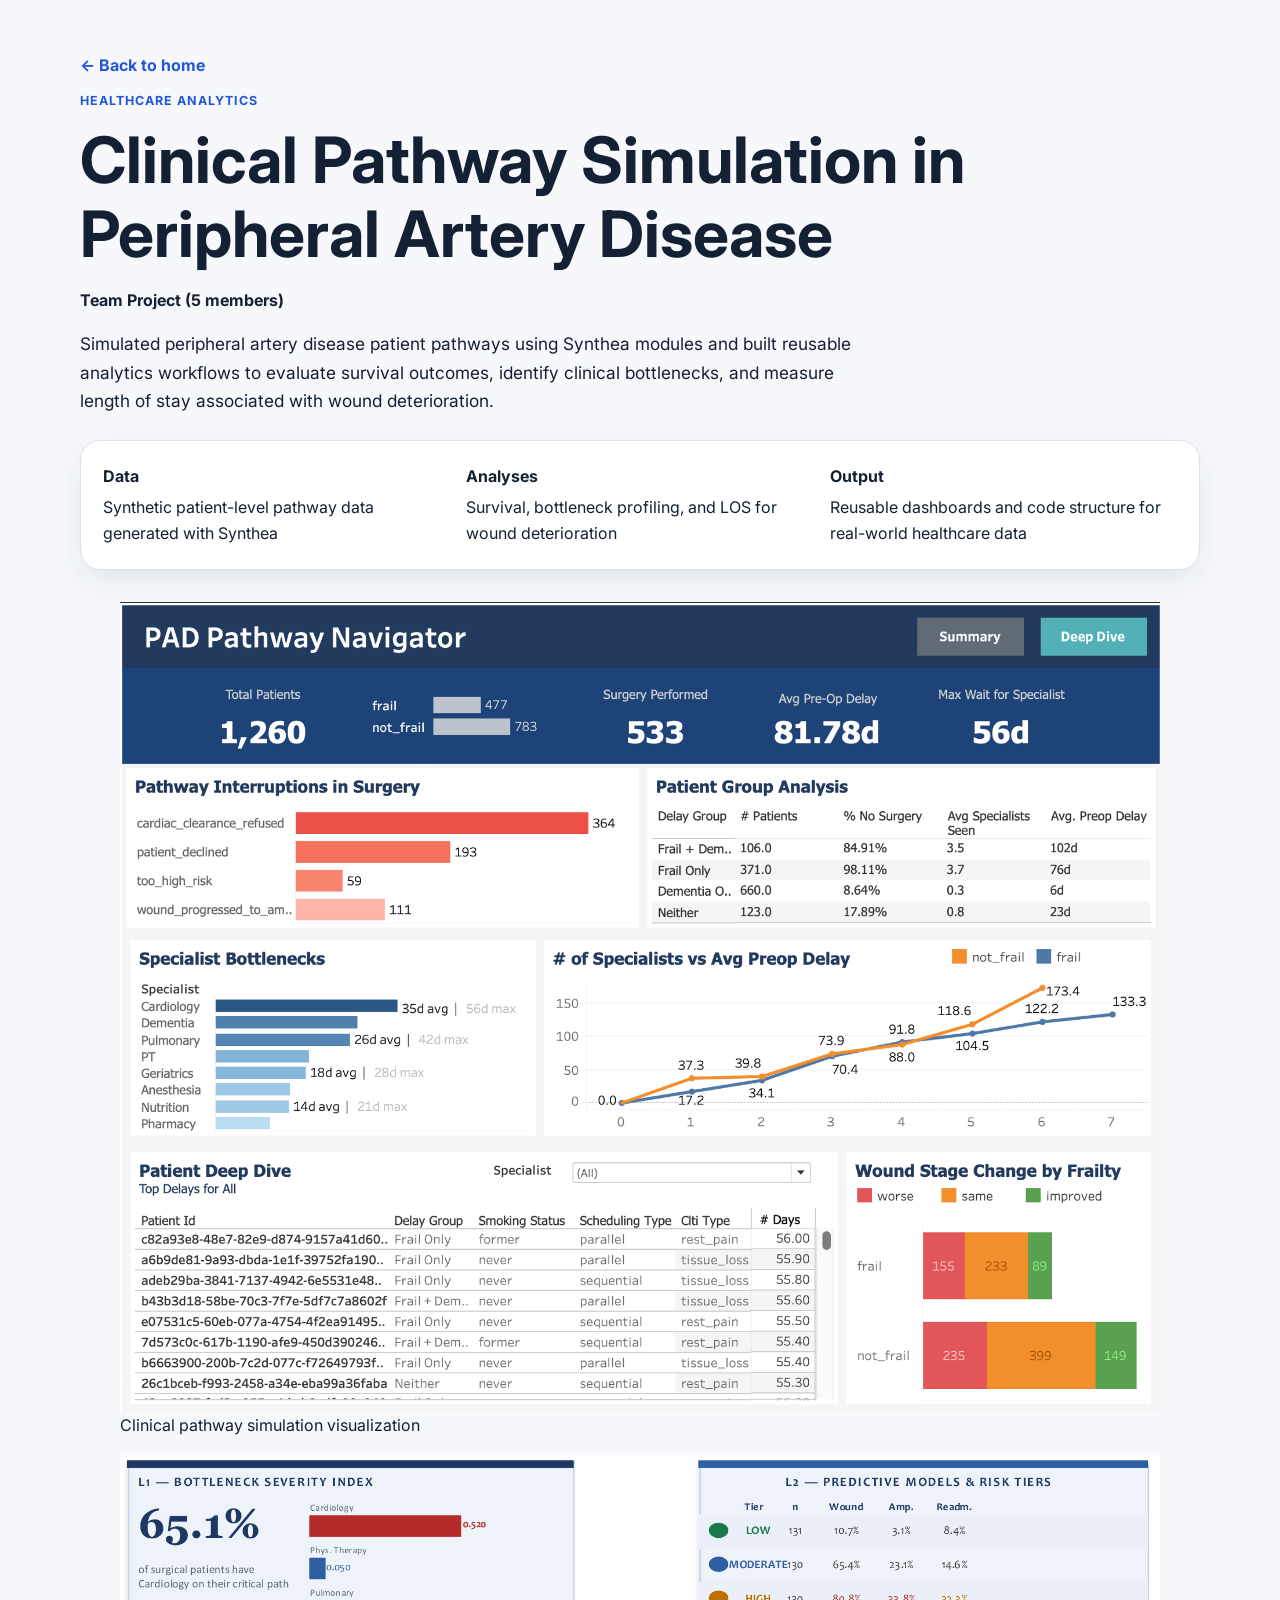
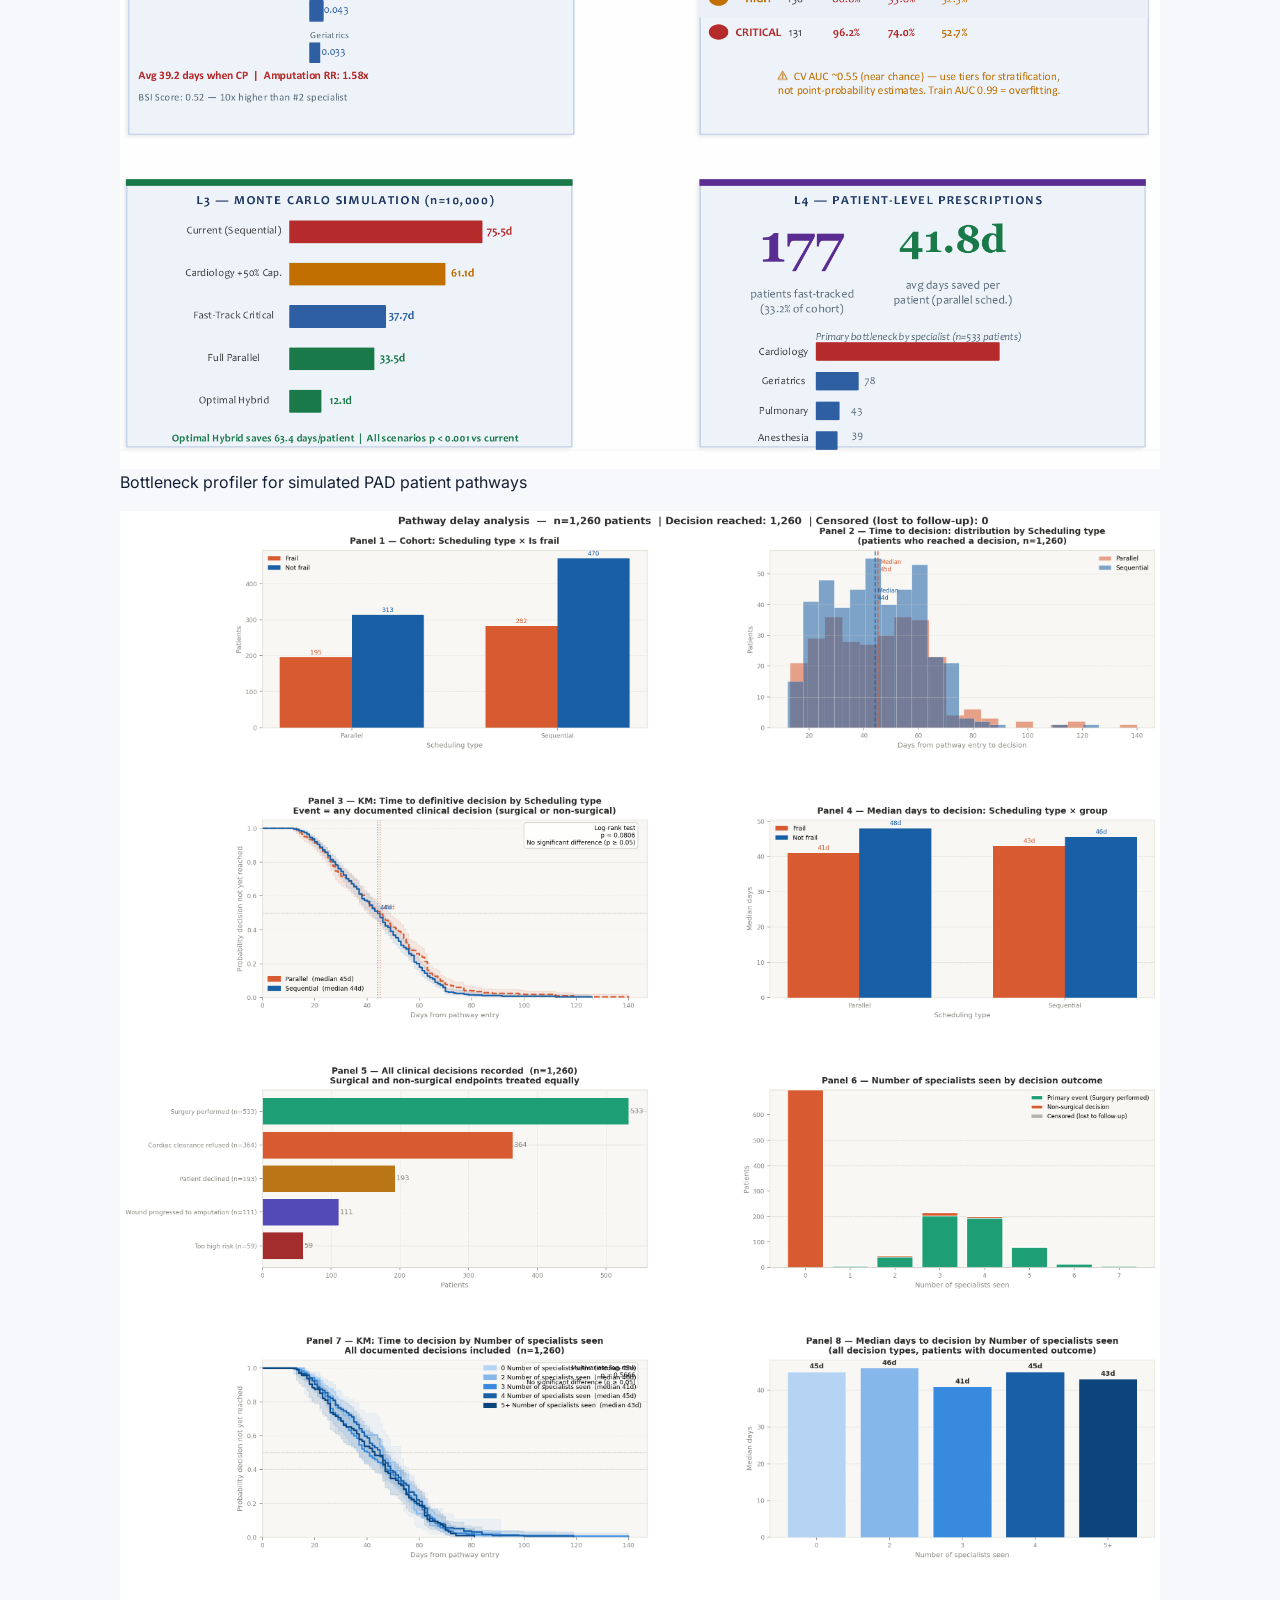
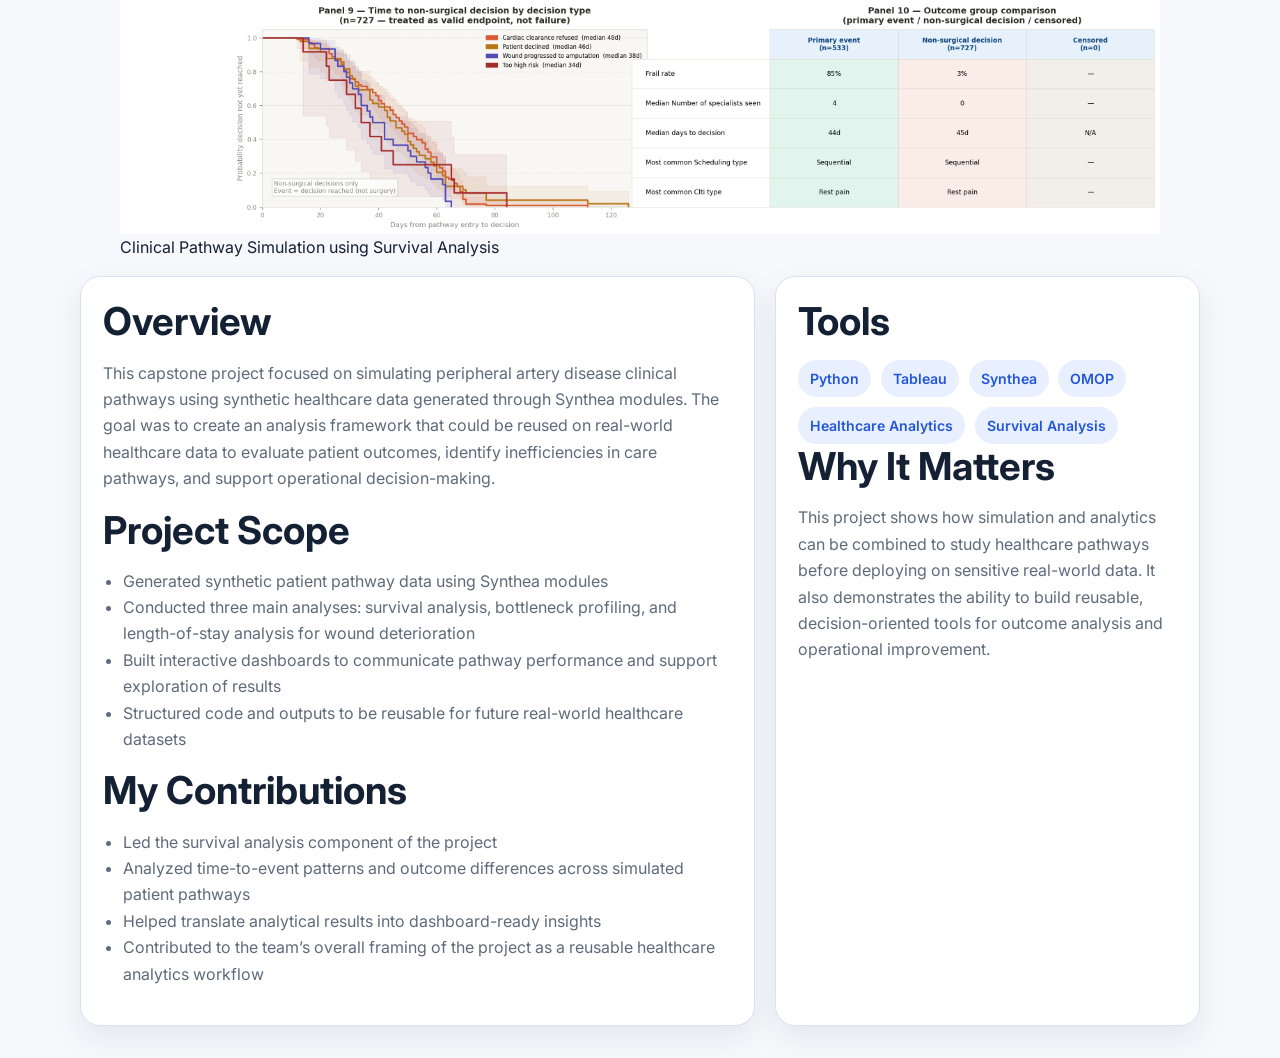
<file: projects/capstone.html>
<!DOCTYPE html>
<html lang="en">
<head>
  <meta charset="UTF-8" />
  <meta name="viewport" content="width=device-width, initial-scale=1.0" />
  <title>Duke Capstone: Clinical Pathway Simulation in Peripheral Artery Disease | Shreya Nair</title>
  <link rel="preconnect" href="https://fonts.googleapis.com">
  <link rel="preconnect" href="https://fonts.gstatic.com" crossorigin>
  <link href="https://fonts.googleapis.com/css2?family=Inter:wght@400;500;600;700;800&display=swap" rel="stylesheet">
  <link rel="stylesheet" href="../style.css" />
</head>
<body>
  <main class="project-hero">
    <div class="container">
      <a class="back-link" href="../index.html">← Back to home</a>
      <p class="eyebrow">Healthcare Analytics</p>
      <h1>Clinical Pathway Simulation in Peripheral Artery Disease</h1>
      <p><strong>Team Project (5 members)</strong></p>
      <p class="lead">
        Simulated peripheral artery disease patient pathways using Synthea modules and built reusable analytics workflows to evaluate survival outcomes, identify clinical bottlenecks, and measure length of stay associated with wound deterioration.
      </p>

      <section class="metric-strip">
        <div class="metric"><strong>Data</strong><span>Synthetic patient-level pathway data generated with Synthea</span></div>
        <div class="metric"><strong>Analyses</strong><span>Survival, bottleneck profiling, and LOS for wound deterioration</span></div>
        <div class="metric"><strong>Output</strong><span>Reusable dashboards and code structure for real-world healthcare data</span></div>
      </section>

      <section class="project-gallery">
        <figure class="gallery-card">
          <img src="../images/capstone3.png" alt="Capstone project dashboard">
          <figcaption>Clinical pathway simulation visualization</figcaption>
        </figure>

        <figure class="gallery-card">
          <img src="../images/capstone2.png" alt="Survival analysis output">
          <figcaption>Bottleneck profiler for simulated PAD patient pathways</figcaption>
        </figure>

        <figure class="gallery-card">
          <img src="../images/capstone1.png" alt="Bottleneck profiling and length of stay analysis">
          <figcaption>Clinical Pathway Simulation using Survival Analysis</figcaption>
        </figure>
      </section>

      <section class="content-grid">
        <article class="content-card content">
          <h2>Overview</h2>
          <p>
            This capstone project focused on simulating peripheral artery disease clinical pathways using
            synthetic healthcare data generated through Synthea modules. The goal was to create an
            analysis framework that could be reused on real-world healthcare data to evaluate patient
            outcomes, identify inefficiencies in care pathways, and support operational decision-making.
          </p>

          <h2>Project Scope</h2>
          <ul>
            <li>Generated synthetic patient pathway data using Synthea modules</li>
            <li>Conducted three main analyses: survival analysis, bottleneck profiling, and length-of-stay analysis for wound deterioration</li>
            <li>Built interactive dashboards to communicate pathway performance and support exploration of results</li>
            <li>Structured code and outputs to be reusable for future real-world healthcare datasets</li>
          </ul>

          <h2>My Contributions</h2>
          <ul>
            <li>Led the survival analysis component of the project</li>
            <li>Analyzed time-to-event patterns and outcome differences across simulated patient pathways</li>
            <li>Helped translate analytical results into dashboard-ready insights</li>
            <li>Contributed to the team’s overall framing of the project as a reusable healthcare analytics workflow</li>
          </ul>
        </article>

        <aside class="content-card content">
          <h2>Tools</h2>
          <div class="tags">
            <span>Python</span>
            <span>Tableau</span>
            <span>Synthea</span>
            <span>OMOP</span>
            <span>Healthcare Analytics</span>
            <span>Survival Analysis</span>
          </div>

          <h2>Why It Matters</h2>
          <p>
            This project shows how simulation and analytics can be combined to study healthcare pathways
            before deploying on sensitive real-world data. It also demonstrates the ability to build
            reusable, decision-oriented tools for outcome analysis and operational improvement.
          </p>
        </aside>
      </section>
    </div>
  </main>
</body>
</html>
</file>
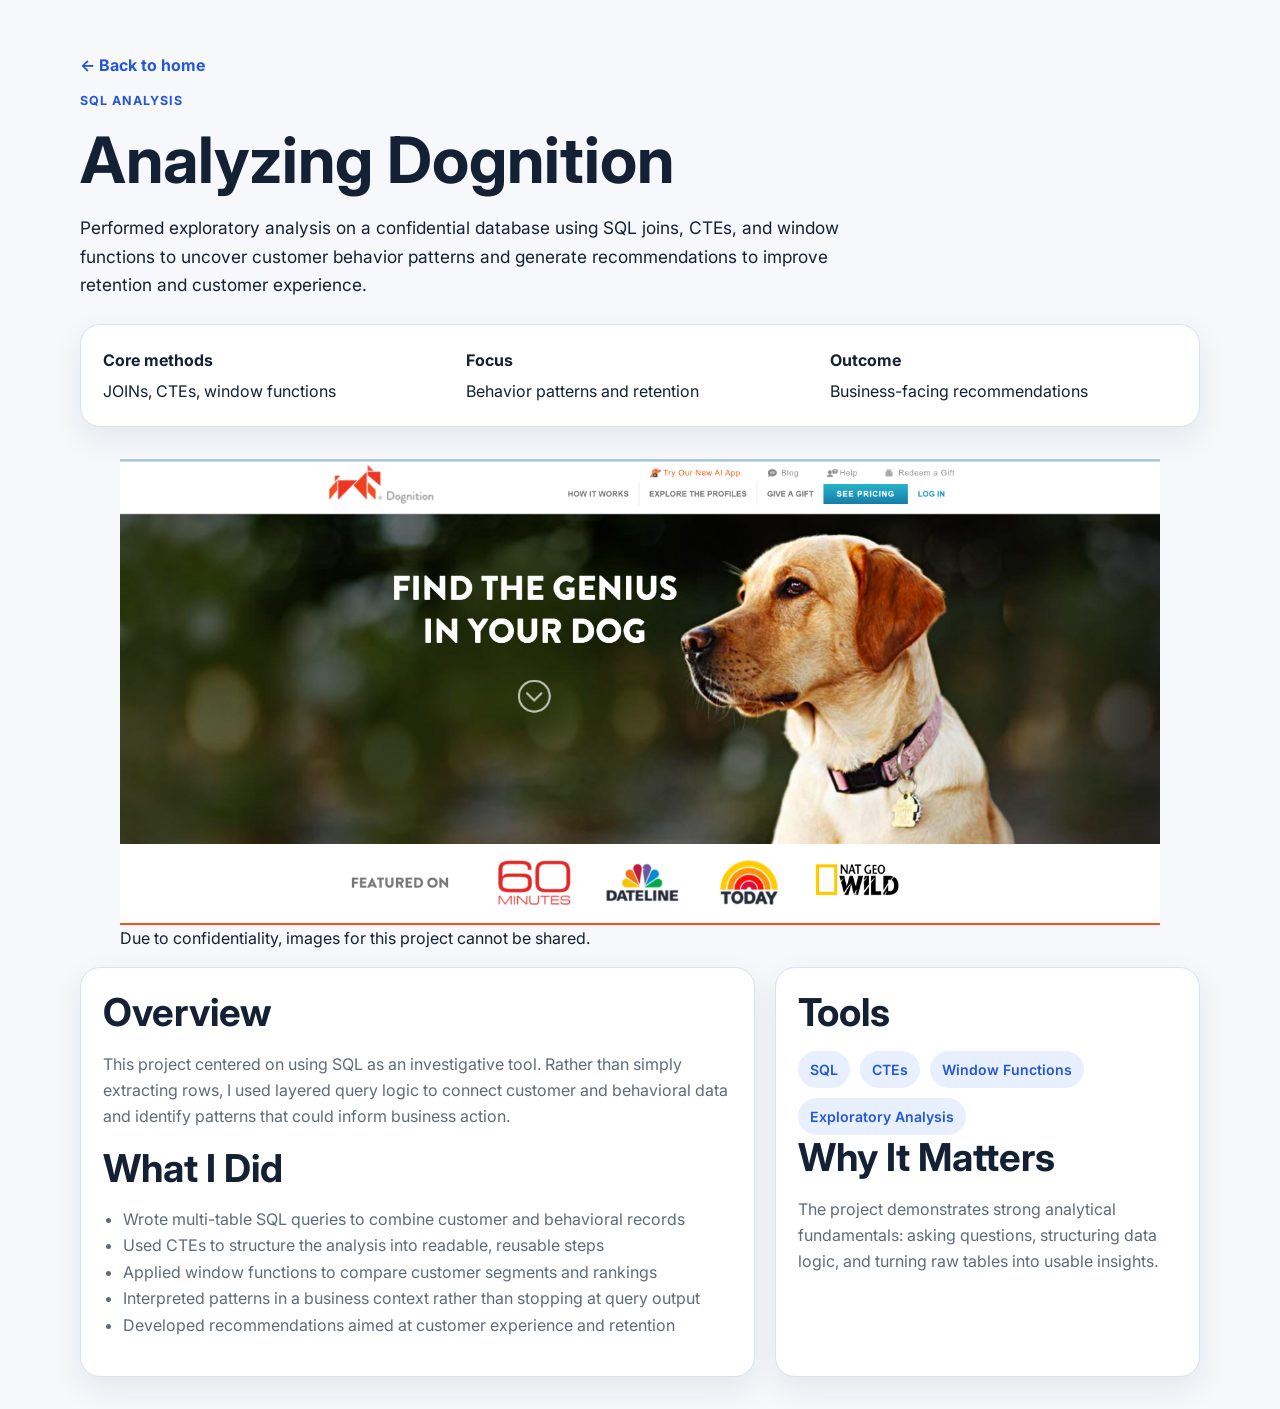
<file: projects/dognition-sql.html>
<!DOCTYPE html>
<html lang="en">
<head>
  <meta charset="UTF-8" />
  <meta name="viewport" content="width=device-width, initial-scale=1.0" />
  <title>Analyzing Dognition | Shreya Nair</title>
  <link rel="preconnect" href="https://fonts.googleapis.com">
  <link rel="preconnect" href="https://fonts.gstatic.com" crossorigin>
  <link href="https://fonts.googleapis.com/css2?family=Inter:wght@400;500;600;700;800&display=swap" rel="stylesheet">
  <link rel="stylesheet" href="../style.css" />
</head>
<body>
  <main class="project-hero">
    <div class="container">
      <a class="back-link" href="../index.html">← Back to home</a>
      <p class="eyebrow">SQL Analysis</p>
      <h1>Analyzing Dognition</h1>
      <p class="lead">Performed exploratory analysis on a confidential database using SQL joins, CTEs, and window functions to uncover customer behavior patterns and generate recommendations to improve retention and customer experience.</p>

      <section class="metric-strip">
        <div class="metric"><strong>Core methods</strong><span>JOINs, CTEs, window functions</span></div>
        <div class="metric"><strong>Focus</strong><span>Behavior patterns and retention</span></div>
        <div class="metric"><strong>Outcome</strong><span>Business-facing recommendations</span></div>
      </section>
<figure class="gallery-card">
      <img src="../images/dognition.png" alt="Dognition">
      <figcaption>Due to confidentiality, images for this project cannot be shared.</figcaption>
    </figure>


      <section class="content-grid">
        <article class="content-card content">
          <h2>Overview</h2>
          <p>This project centered on using SQL as an investigative tool. Rather than simply extracting rows, I used layered query logic to connect customer and behavioral data and identify patterns that could inform business action.</p>
          <h2>What I Did</h2>
          <ul>
            <li>Wrote multi-table SQL queries to combine customer and behavioral records</li>
            <li>Used CTEs to structure the analysis into readable, reusable steps</li>
            <li>Applied window functions to compare customer segments and rankings</li>
            <li>Interpreted patterns in a business context rather than stopping at query output</li>
            <li>Developed recommendations aimed at customer experience and retention</li>
          </ul>
        </article>
        <aside class="content-card content">
          <h2>Tools</h2>
          <div class="tags"><span>SQL</span><span>CTEs</span><span>Window Functions</span><span>Exploratory Analysis</span></div>
          <h2>Why It Matters</h2>
          <p>The project demonstrates strong analytical fundamentals: asking questions, structuring data logic, and turning raw tables into usable insights.</p>
        </aside>
      </section>
    </div>
  </main>
</body>
</html>
</file>
<file: style.css>
:root {
  --bg: #f6f8fc;
  --surface: #ffffff;
  --surface-alt: #eef3fb;
  --text: #142033;
  --muted: #5f6b7a;
  --border: #d9e2ef;
  --accent: #2457d6;
  --accent-soft: #e8efff;
  --shadow: 0 12px 30px rgba(19, 32, 51, 0.08);
  --radius: 20px;
}

* { box-sizing: border-box; }
html { scroll-behavior: smooth; }
body {
  margin: 0;
  font-family: 'Inter', sans-serif;
  background: var(--bg);
  color: var(--text);
  line-height: 1.65;
}

a { color: inherit; }
img { max-width: 100%; display: block; }

.container {
  width: min(1120px, calc(100% - 2rem));
  margin: 0 auto;
}

.narrow {
  width: min(800px, calc(100% - 2rem));
}

.site-header {
  position: sticky;
  top: 0;
  z-index: 10;
  background: rgba(246, 248, 252, 0.9);
  backdrop-filter: blur(10px);
  border-bottom: 1px solid rgba(217, 226, 239, 0.8);
}

.nav-wrap {
  display: flex;
  align-items: center;
  justify-content: space-between;
  padding: 1rem 0;
}

.brand {
  text-decoration: none;
  font-weight: 800;
  font-size: 1.1rem;
}

.nav-links {
  display: flex;
  gap: 1.25rem;
}

.nav-links a {
  text-decoration: none;
  color: var(--muted);
  font-weight: 600;
}

.hero {
  padding: 5rem 0 3.5rem;
}

.hero-grid {
  display: grid;
  grid-template-columns: 1.4fr 0.9fr;
  gap: 2rem;
  align-items: center;
}

.eyebrow {
  color: var(--accent);
  font-weight: 700;
  text-transform: uppercase;
  letter-spacing: 0.08em;
  font-size: 0.78rem;
  margin-bottom: 0.75rem;
}

h1, h2, h3 {
  line-height: 1.15;
  margin: 0 0 0.75rem;
}

h1 { font-size: clamp(2.4rem, 5vw, 4.4rem); }
h2 { font-size: clamp(1.8rem, 3vw, 2.5rem); }
h3 { font-size: 1.2rem; }

.hero-copy,
.section-heading p,
.project-card p,
.body-large,
.contact-card p,
.content p,
.content li {
  color: var(--muted);
}

.hero-actions {
  display: flex;
  gap: 0.9rem;
  flex-wrap: wrap;
  margin-top: 1.75rem;
}

.button {
  display: inline-flex;
  align-items: center;
  justify-content: center;
  padding: 0.9rem 1.25rem;
  border-radius: 999px;
  text-decoration: none;
  font-weight: 700;
  transition: transform 0.18s ease, box-shadow 0.18s ease;
}

.button:hover,
.text-link:hover {
  transform: translateY(-2px);
}

.button.primary {
  background: var(--accent);
  color: white;
  box-shadow: var(--shadow);
}

.button.secondary {
  background: var(--surface);
  border: 1px solid var(--border);
}

.hero-card,
.project-card,
.skill-panel,
.contact-card,
.metric-strip,
.content-card {
  background: var(--surface);
  border: 1px solid var(--border);
  border-radius: var(--radius);
  box-shadow: var(--shadow);
}

.hero-card {
  padding: 1.5rem;
}

.stat + .stat {
  margin-top: 1.1rem;
  padding-top: 1.1rem;
  border-top: 1px solid var(--border);
}

.stat-label {
  display: block;
  font-size: 0.85rem;
  color: var(--muted);
  margin-bottom: 0.3rem;
}

.stat-value {
  font-weight: 700;
}

.section {
  padding: 4.5rem 0;
}

.section.alt {
  background: var(--surface-alt);
  border-top: 1px solid var(--border);
  border-bottom: 1px solid var(--border);
}

.section-heading {
  margin-bottom: 2rem;
}

.minor-heading {
  margin-top: 3rem;
}

.project-grid {
  display: grid;
  grid-template-columns: repeat(3, minmax(0, 1fr));
  gap: 1.25rem;
}

.secondary-grid {
  grid-template-columns: repeat(2, minmax(0, 1fr));
}

.project-card {
  overflow: hidden;
}

.card-body {
  padding: 1.4rem;
}

.project-type {
  font-size: 0.8rem;
  font-weight: 700;
  text-transform: uppercase;
  letter-spacing: 0.06em;
  color: var(--accent);
}

.tags {
  display: flex;
  flex-wrap: wrap;
  gap: 0.6rem;
  margin-top: 1rem;
}

.tags span {
  background: var(--accent-soft);
  color: var(--accent);
  border-radius: 999px;
  padding: 0.45rem 0.75rem;
  font-size: 0.88rem;
  font-weight: 600;
}

.text-link {
  display: inline-block;
  margin-top: 1.2rem;
  color: var(--accent);
  font-weight: 700;
  text-decoration: none;
}

.skills-grid {
  display: grid;
  grid-template-columns: repeat(3, minmax(0, 1fr));
  gap: 1.25rem;
}

.skill-panel,
.contact-card,
.metric-strip,
.content-card {
  padding: 1.4rem;
}

/* Project pages */
.project-hero {
  padding: 3.25rem 0 2rem;
}

.back-link {
  text-decoration: none;
  font-weight: 700;
  color: var(--accent);
}

.lead {
  font-size: 1.08rem;
  max-width: 800px;
}

.metric-strip {
  display: grid;
  grid-template-columns: repeat(3, minmax(0, 1fr));
  gap: 1rem;
  margin: 1.5rem 0 2rem;
}

.metric strong {
  display: block;
  margin-bottom: 0.25rem;
}

.content-grid {
  display: grid;
  grid-template-columns: 1.35fr 0.85fr;
  gap: 1.25rem;
}

.content-card ul {
  padding-left: 1.2rem;
}

@media (max-width: 900px) {
  .hero-grid,
  .project-grid,
  .secondary-grid,
  .skills-grid,
  .content-grid,
  .metric-strip {
    grid-template-columns: 1fr;
  }

  .nav-wrap {
    flex-direction: column;
    align-items: flex-start;
    gap: 0.8rem;
  }

  .nav-links {
    flex-wrap: wrap;
    gap: 0.8rem;
  }
}
</file>
